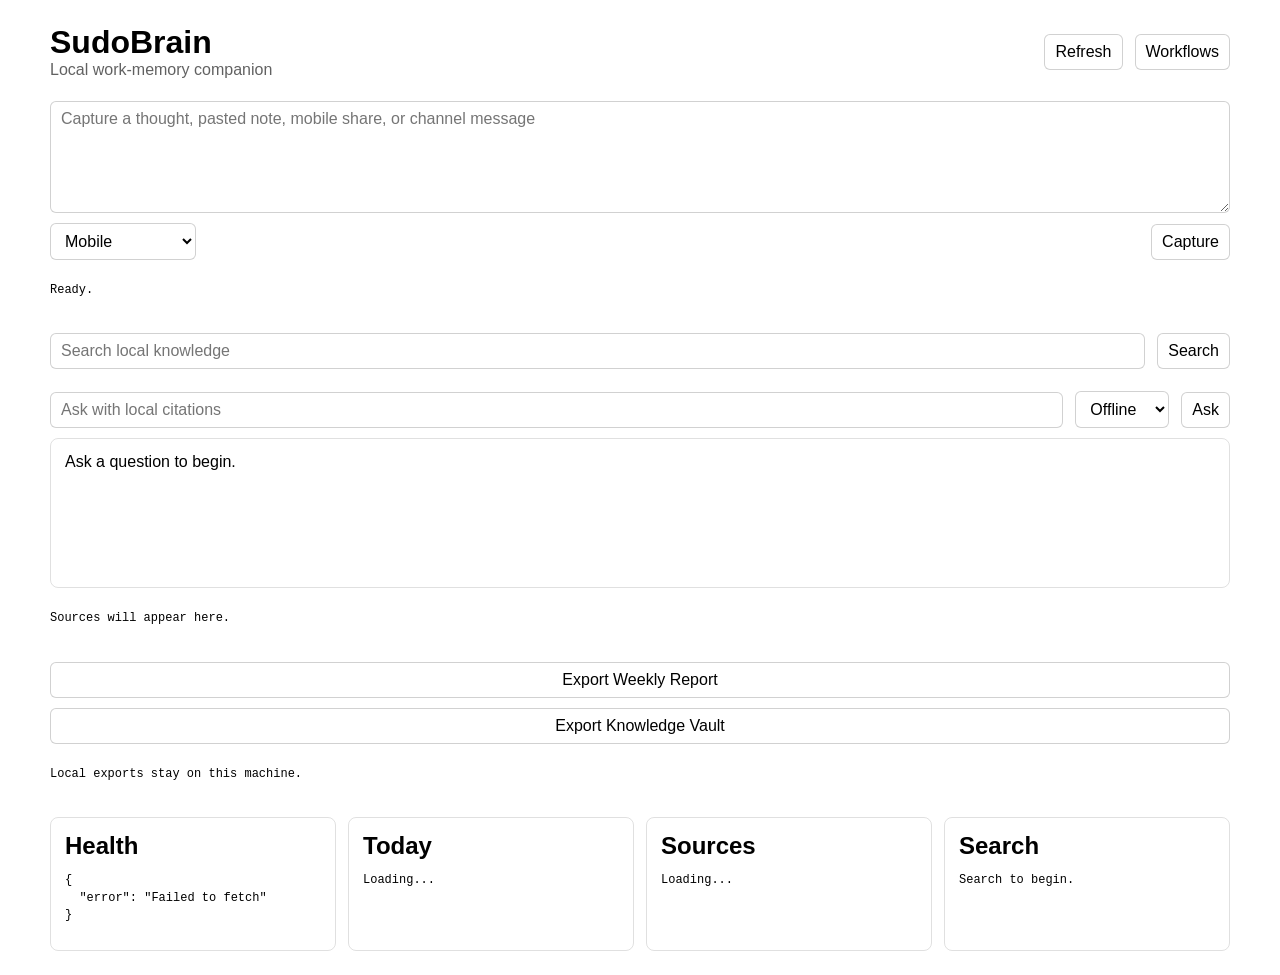
<file: web-companion/index.html>
<!doctype html>
<html lang="en">
<head>
  <meta charset="utf-8">
  <meta name="viewport" content="width=device-width, initial-scale=1">
  <title>SudoBrain Companion</title>
  <link rel="manifest" href="./manifest.webmanifest">
  <link rel="stylesheet" href="./styles.css">
</head>
<body>
  <main>
    <header>
      <div>
        <h1>SudoBrain</h1>
        <p>Local work-memory companion</p>
      </div>
      <nav>
        <button id="refresh" aria-label="Refresh">Refresh</button>
        <a href="./workflow-builder.html">Workflows</a>
      </nav>
    </header>

    <section class="quick-capture">
      <textarea id="captureText" placeholder="Capture a thought, pasted note, mobile share, or channel message"></textarea>
      <div class="row">
        <select id="captureSource" aria-label="Capture source">
          <option value="mobile">Mobile</option>
          <option value="web">Web</option>
          <option value="telegram">Telegram style</option>
          <option value="discord">Discord style</option>
        </select>
        <button id="capture">Capture</button>
      </div>
      <pre id="captureResult">Ready.</pre>
    </section>

    <section class="toolbar" aria-label="Knowledge search">
      <input id="query" placeholder="Search local knowledge">
      <button id="search">Search</button>
    </section>

    <section class="chat-panel">
      <div class="row">
        <input id="chatQuery" placeholder="Ask with local citations">
        <select id="chatMode" aria-label="Chat mode">
          <option value="offline">Offline</option>
          <option value="stream">Stream</option>
        </select>
        <button id="ask">Ask</button>
      </div>
      <div id="chatAnswer" class="answer">Ask a question to begin.</div>
      <pre id="chatSources">Sources will appear here.</pre>
    </section>

    <section class="actions">
      <button id="weeklyReport">Export Weekly Report</button>
      <button id="vaultExport">Export Knowledge Vault</button>
      <pre id="actionResult">Local exports stay on this machine.</pre>
    </section>

    <section class="grid">
      <article>
        <h2>Health</h2>
        <pre id="health">Loading...</pre>
      </article>
      <article>
        <h2>Today</h2>
        <pre id="briefing">Loading...</pre>
      </article>
      <article>
        <h2>Sources</h2>
        <pre id="sources">Loading...</pre>
      </article>
      <article>
        <h2>Search</h2>
        <pre id="results">Search to begin.</pre>
      </article>
    </section>
  </main>
  <script src="./app.js"></script>
</body>
</html>
</file>
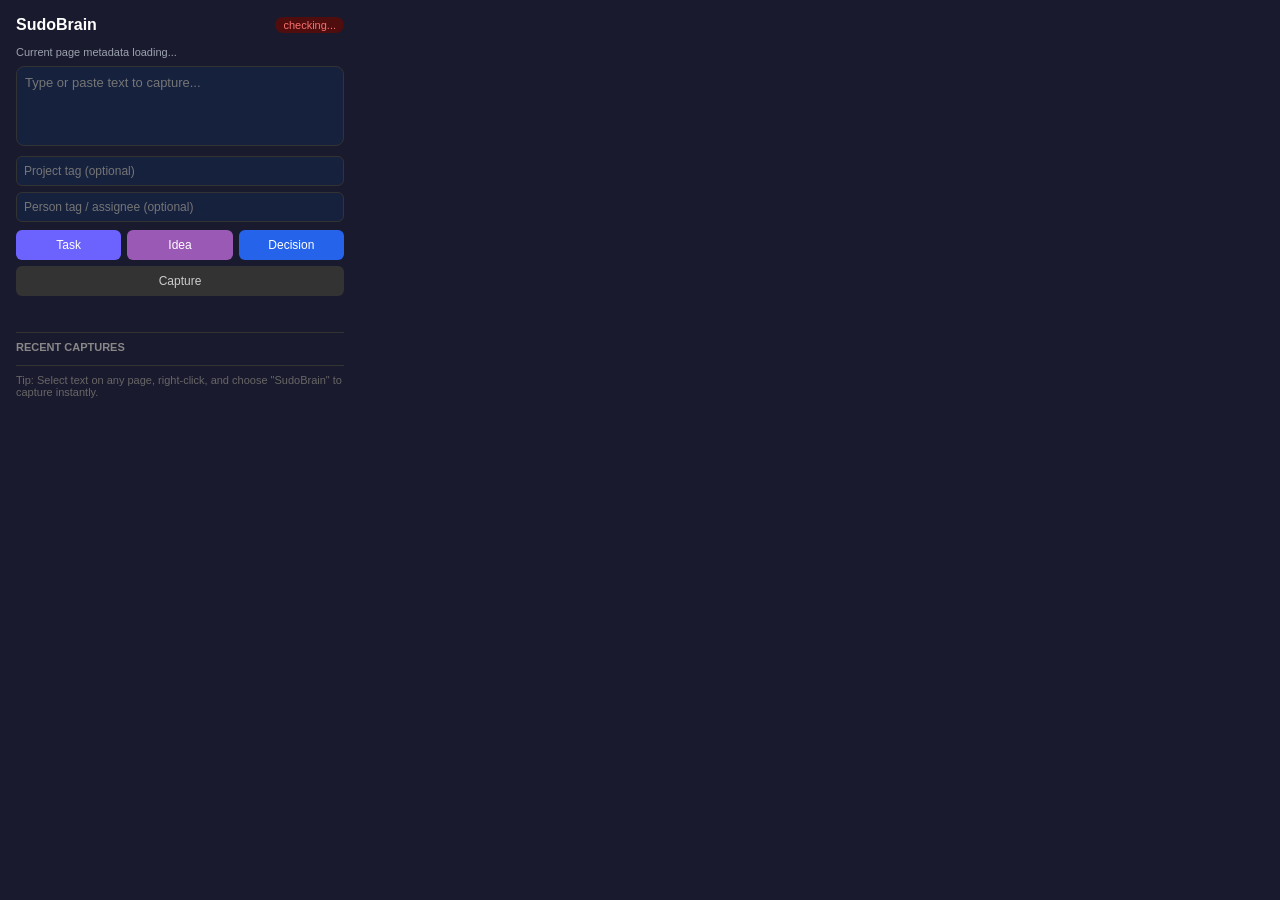
<file: browser-extension/popup.html>
<!DOCTYPE html>
<html>
<head>
  <meta charset="utf-8">
  <style>
    * { margin: 0; padding: 0; box-sizing: border-box; }
    body {
      width: 360px;
      font-family: -apple-system, BlinkMacSystemFont, 'Segoe UI', sans-serif;
      background: #1a1a2e;
      color: #e0e0e0;
      padding: 16px;
    }
    .header {
      display: flex;
      align-items: center;
      gap: 8px;
      margin-bottom: 12px;
    }
    .header h1 {
      font-size: 16px;
      font-weight: 600;
      color: #fff;
    }
    .status {
      font-size: 11px;
      padding: 2px 8px;
      border-radius: 10px;
      margin-left: auto;
    }
    .status.online { background: #0d4f2a; color: #4ade80; }
    .status.offline { background: #4f0d0d; color: #f87171; }
    .capture-area {
      margin-bottom: 12px;
    }
    textarea {
      width: 100%;
      height: 80px;
      background: #16213e;
      border: 1px solid #333;
      border-radius: 8px;
      color: #e0e0e0;
      padding: 8px;
      font-size: 13px;
      resize: none;
      font-family: inherit;
    }
    textarea:focus { outline: none; border-color: #6C63FF; }
    .buttons {
      display: flex;
      gap: 6px;
      margin-top: 8px;
      flex-wrap: wrap;
    }
    button {
      flex: 1 1 80px;
      padding: 8px;
      border: none;
      border-radius: 6px;
      font-size: 12px;
      font-weight: 500;
      cursor: pointer;
      transition: opacity 0.2s;
    }
    button:hover { opacity: 0.8; }
    .btn-task { background: #6C63FF; color: #fff; }
    .btn-idea { background: #9B59B6; color: #fff; }
    .btn-decision { background: #2563eb; color: #fff; }
    .btn-capture { background: #333; color: #ccc; }
    input {
      width: 100%;
      background: #16213e;
      border: 1px solid #333;
      border-radius: 6px;
      color: #e0e0e0;
      padding: 7px;
      font-size: 12px;
      margin-top: 6px;
    }
    .source {
      font-size: 11px;
      color: #9ca3af;
      margin-bottom: 8px;
      white-space: nowrap;
      overflow: hidden;
      text-overflow: ellipsis;
    }
    .history {
      margin-top: 12px;
      border-top: 1px solid #333;
      padding-top: 8px;
    }
    .history h2 {
      font-size: 11px;
      color: #888;
      margin-bottom: 6px;
      text-transform: uppercase;
    }
    .history-item {
      font-size: 11px;
      color: #aaa;
      padding: 4px 0;
      border-bottom: 1px solid rgba(255,255,255,0.04);
    }
    .result {
      font-size: 12px;
      color: #4ade80;
      margin-top: 8px;
      min-height: 16px;
    }
    .tip {
      font-size: 11px;
      color: #666;
      margin-top: 12px;
      border-top: 1px solid #333;
      padding-top: 8px;
    }
  </style>
</head>
<body>
  <div class="header">
    <h1>SudoBrain</h1>
    <span id="status" class="status offline">checking...</span>
  </div>

  <div class="capture-area">
    <div id="source" class="source">Current page metadata loading...</div>
    <textarea id="text" placeholder="Type or paste text to capture..."></textarea>
    <input id="project" placeholder="Project tag (optional)" />
    <input id="person" placeholder="Person tag / assignee (optional)" />
    <div class="buttons">
      <button class="btn-task" onclick="capture('todo')">Task</button>
      <button class="btn-idea" onclick="capture('idea')">Idea</button>
      <button class="btn-decision" onclick="capture('decision')">Decision</button>
      <button class="btn-capture" onclick="capture('')">Capture</button>
    </div>
    <div id="result" class="result"></div>
  </div>

  <div class="history">
    <h2>Recent captures</h2>
    <div id="history"></div>
  </div>

  <div class="tip">
    Tip: Select text on any page, right-click, and choose "SudoBrain" to capture instantly.
  </div>

  <script src="popup.js"></script>
</body>
</html>
</file>
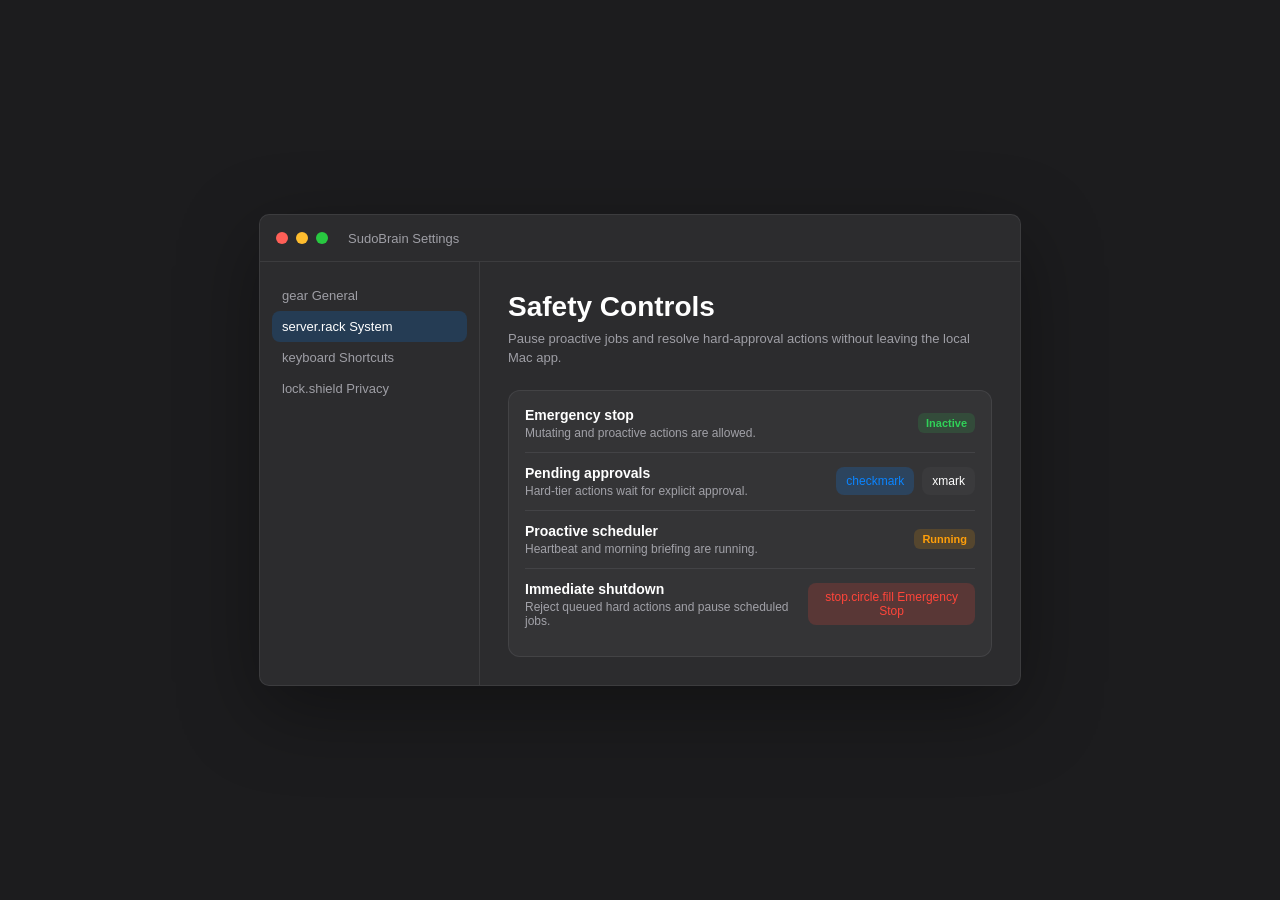
<file: mockups/guardrails-controls.html>
<!doctype html>
<html lang="en">
<head>
  <meta charset="utf-8">
  <meta name="viewport" content="width=device-width, initial-scale=1">
  <title>SudoBrain Guardrails Controls</title>
  <style>
    :root {
      color-scheme: dark;
      --bg-primary: #1C1C1E;
      --bg-secondary: #2C2C2E;
      --bg-tertiary: #3A3A3C;
      --fg-primary: #FFFFFF;
      --fg-secondary: rgba(235, 235, 245, 0.6);
      --separator: rgba(235, 235, 245, 0.08);
      --accent: #0A84FF;
      --success: #30D158;
      --warning: #FF9F0A;
      --error: #FF453A;
    }
    body {
      margin: 0;
      min-height: 100vh;
      display: grid;
      place-items: center;
      background: var(--bg-primary);
      color: var(--fg-primary);
      font-family: -apple-system, BlinkMacSystemFont, "SF Pro Display", "SF Pro Text", sans-serif;
    }
    .window {
      width: min(760px, calc(100vw - 40px));
      border-radius: 10px;
      overflow: hidden;
      background: var(--bg-secondary);
      box-shadow: 0 24px 80px rgba(0,0,0,.36);
      border: 1px solid var(--separator);
    }
    .chrome {
      height: 46px;
      display: flex;
      align-items: center;
      gap: 8px;
      padding: 0 16px;
      border-bottom: 1px solid var(--separator);
    }
    .dot { width: 12px; height: 12px; border-radius: 50%; }
    .red { background: #FF5F57; } .yellow { background: #FFBD2E; } .green { background: #28C840; }
    .title { margin-left: 12px; font-size: 13px; color: var(--fg-secondary); }
    .content { display: grid; grid-template-columns: 220px 1fr; min-height: 420px; }
    .sidebar { padding: 18px 12px; border-right: 1px solid var(--separator); }
    .nav {
      display: flex;
      align-items: center;
      gap: 9px;
      padding: 8px 10px;
      border-radius: 8px;
      color: var(--fg-secondary);
      font-size: 13px;
    }
    .nav.active { color: var(--fg-primary); background: rgba(10,132,255,.18); }
    .detail { padding: 28px; }
    h1 { margin: 0 0 6px; font-size: 28px; line-height: 1.2; }
    p { margin: 0; color: var(--fg-secondary); font-size: 13px; line-height: 1.45; }
    .panel {
      margin-top: 22px;
      padding: 16px;
      border-radius: 12px;
      background: rgba(255,255,255,.04);
      border: 1px solid var(--separator);
    }
    .row {
      display: flex;
      align-items: center;
      justify-content: space-between;
      gap: 16px;
      padding: 12px 0;
      border-top: 1px solid var(--separator);
    }
    .row:first-child { border-top: 0; padding-top: 0; }
    .label { font-size: 14px; font-weight: 600; }
    .meta { font-size: 12px; color: var(--fg-secondary); margin-top: 3px; }
    .badge {
      font-size: 11px;
      font-weight: 700;
      padding: 4px 8px;
      border-radius: 6px;
      color: var(--success);
      background: rgba(48,209,88,.14);
    }
    .badge.warn { color: var(--warning); background: rgba(255,159,10,.16); }
    .actions { display: flex; gap: 8px; }
    button {
      border: 0;
      border-radius: 8px;
      padding: 7px 10px;
      color: var(--fg-primary);
      background: var(--bg-tertiary);
      font: inherit;
      font-size: 12px;
      cursor: pointer;
    }
    button.danger { background: rgba(255,69,58,.18); color: var(--error); }
    button.primary { background: rgba(10,132,255,.2); color: var(--accent); }
  </style>
</head>
<body>
  <main class="window">
    <div class="chrome">
      <span class="dot red"></span><span class="dot yellow"></span><span class="dot green"></span>
      <span class="title">SudoBrain Settings</span>
    </div>
    <section class="content">
      <aside class="sidebar">
        <div class="nav">gear General</div>
        <div class="nav active">server.rack System</div>
        <div class="nav">keyboard Shortcuts</div>
        <div class="nav">lock.shield Privacy</div>
      </aside>
      <section class="detail">
        <h1>Safety Controls</h1>
        <p>Pause proactive jobs and resolve hard-approval actions without leaving the local Mac app.</p>
        <div class="panel">
          <div class="row">
            <div>
              <div class="label">Emergency stop</div>
              <div class="meta">Mutating and proactive actions are allowed.</div>
            </div>
            <span class="badge">Inactive</span>
          </div>
          <div class="row">
            <div>
              <div class="label">Pending approvals</div>
              <div class="meta">Hard-tier actions wait for explicit approval.</div>
            </div>
            <div class="actions"><button class="primary">checkmark</button><button>xmark</button></div>
          </div>
          <div class="row">
            <div>
              <div class="label">Proactive scheduler</div>
              <div class="meta">Heartbeat and morning briefing are running.</div>
            </div>
            <span class="badge warn">Running</span>
          </div>
          <div class="row">
            <div>
              <div class="label">Immediate shutdown</div>
              <div class="meta">Reject queued hard actions and pause scheduled jobs.</div>
            </div>
            <button class="danger">stop.circle.fill Emergency Stop</button>
          </div>
        </div>
      </section>
    </section>
  </main>
</body>
</html>
</file>
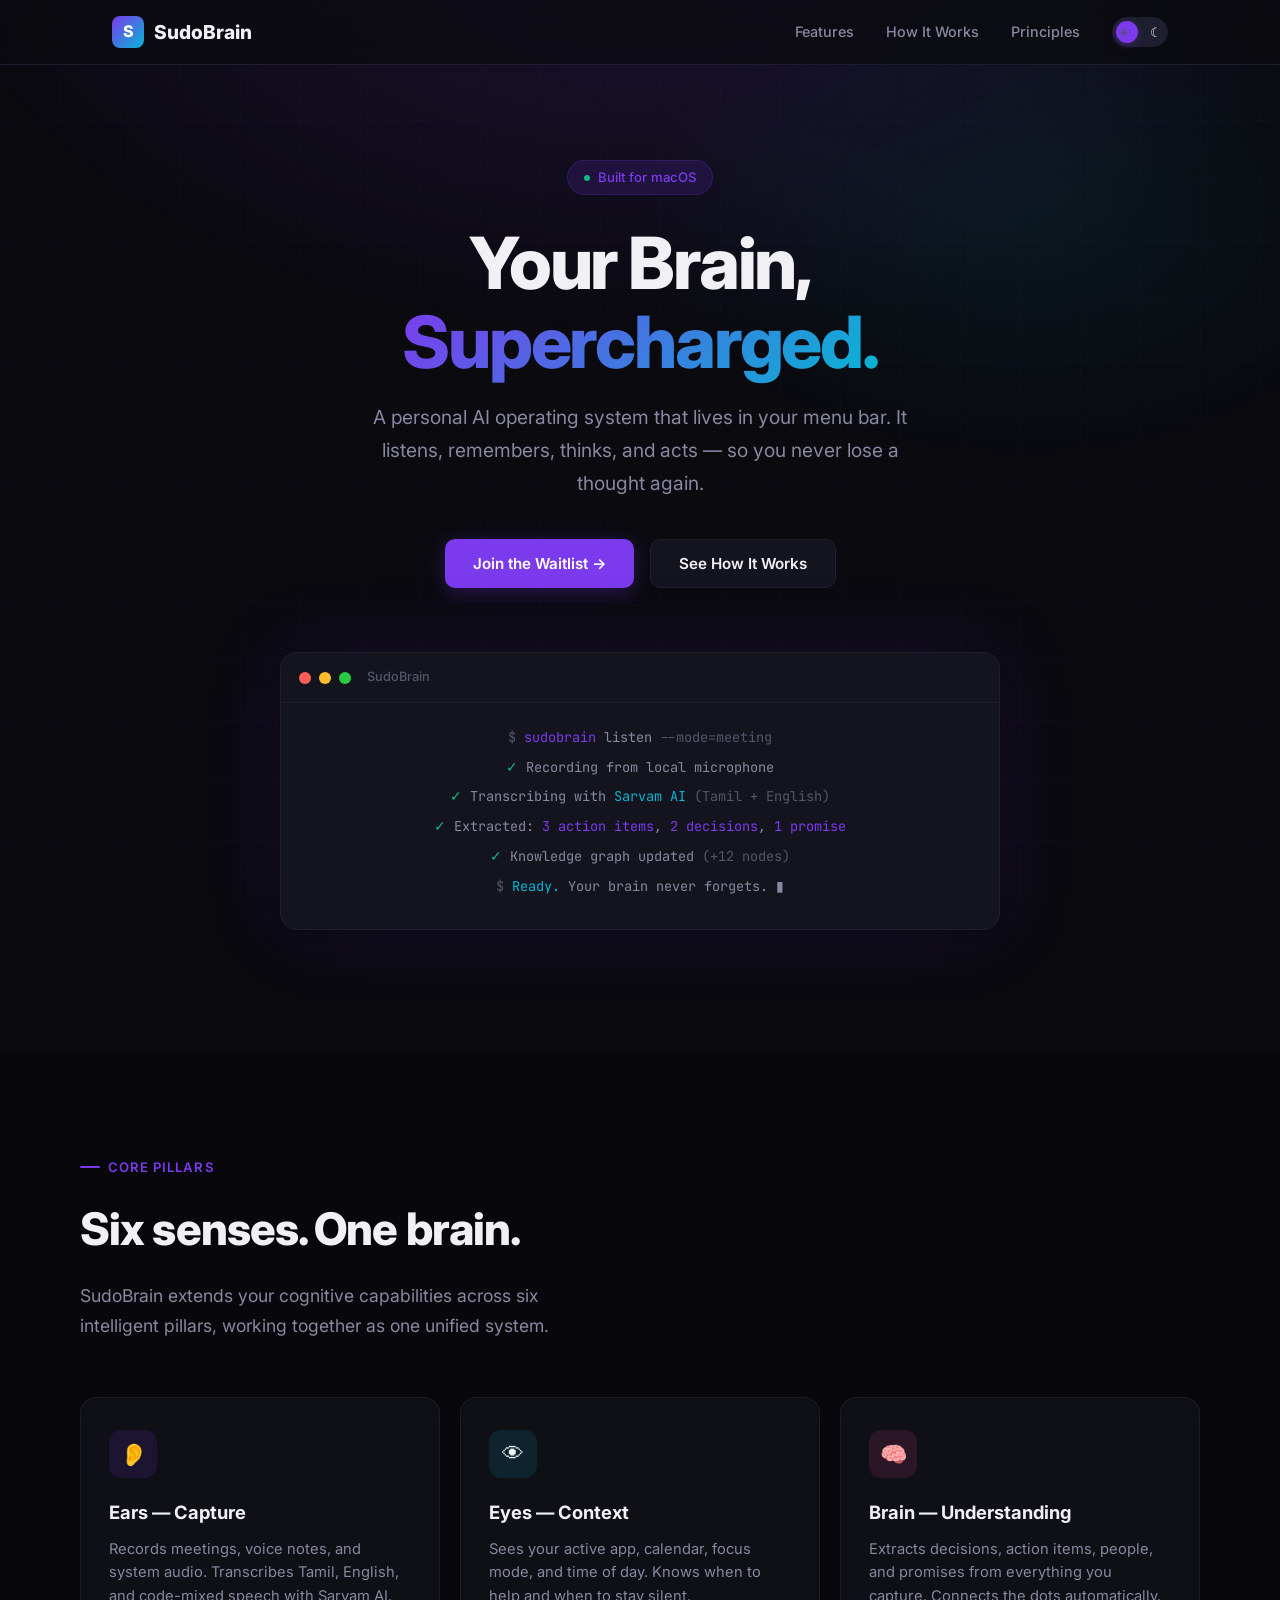
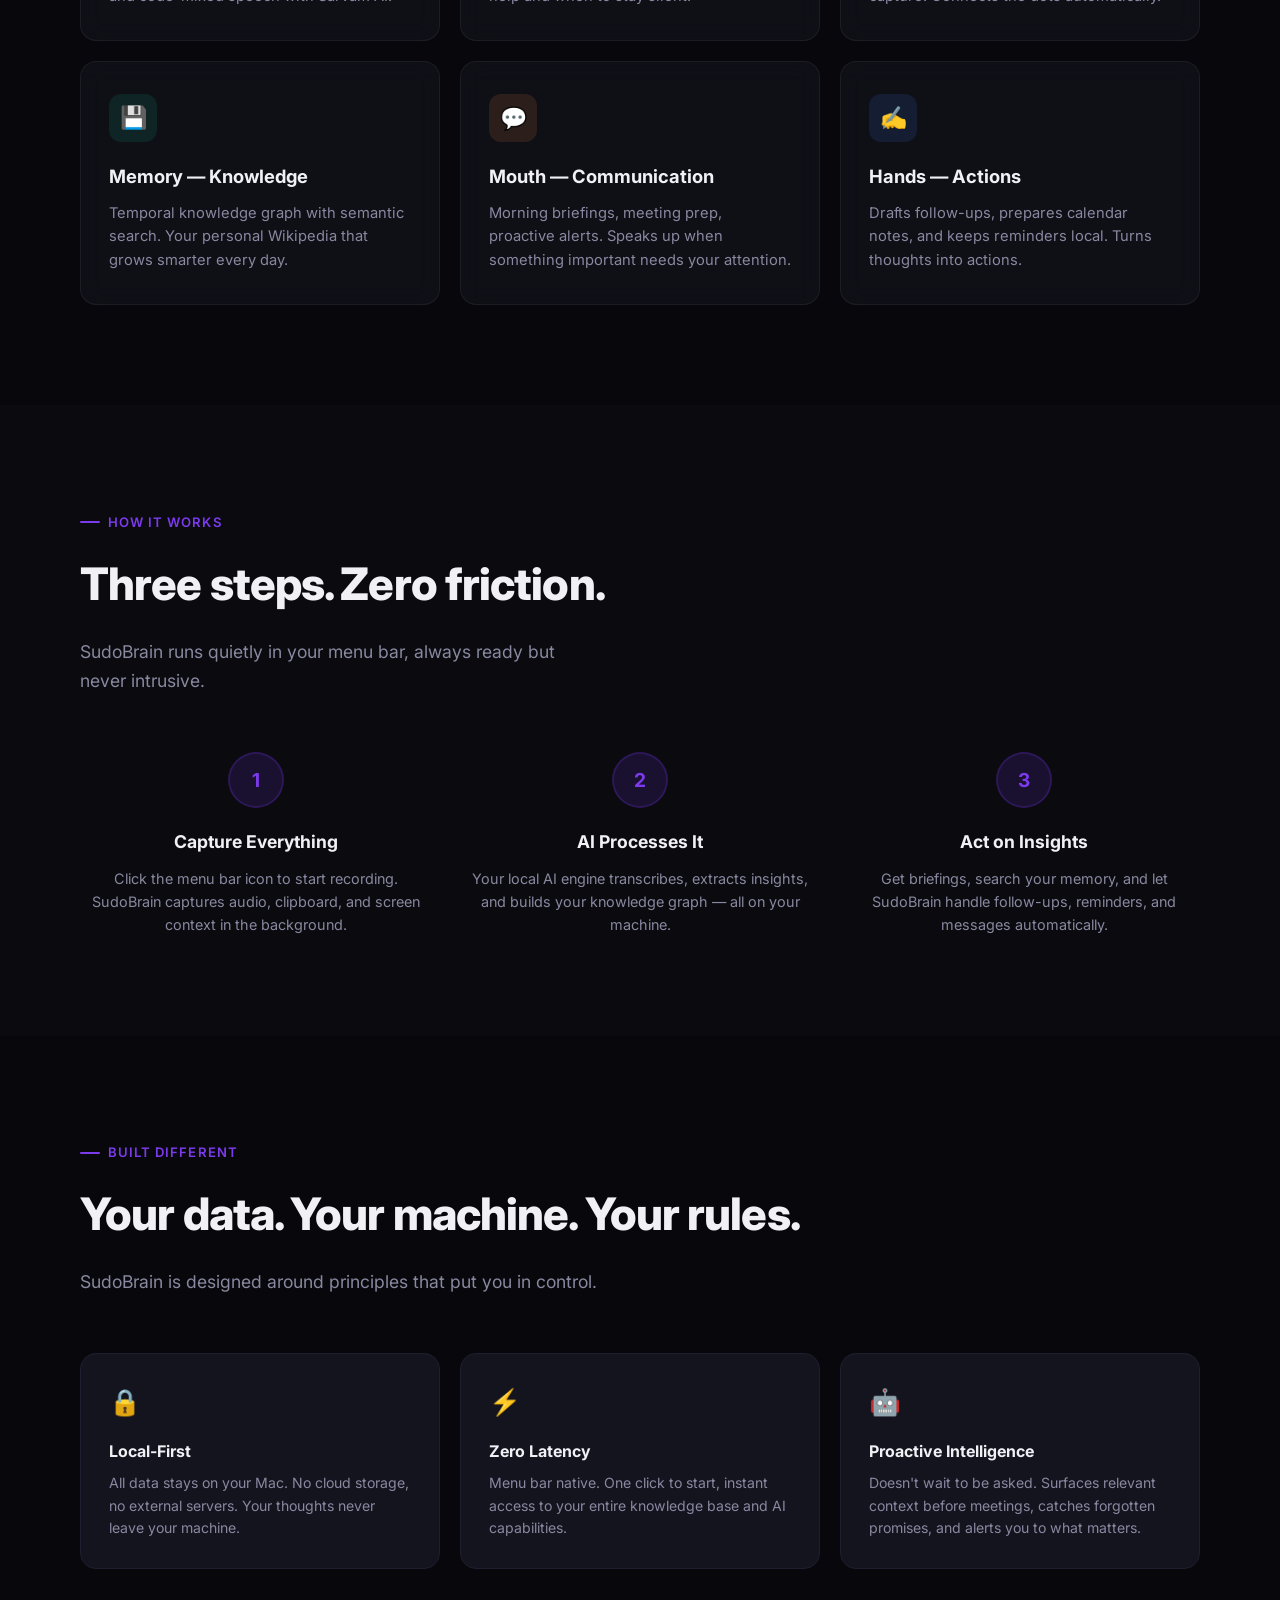
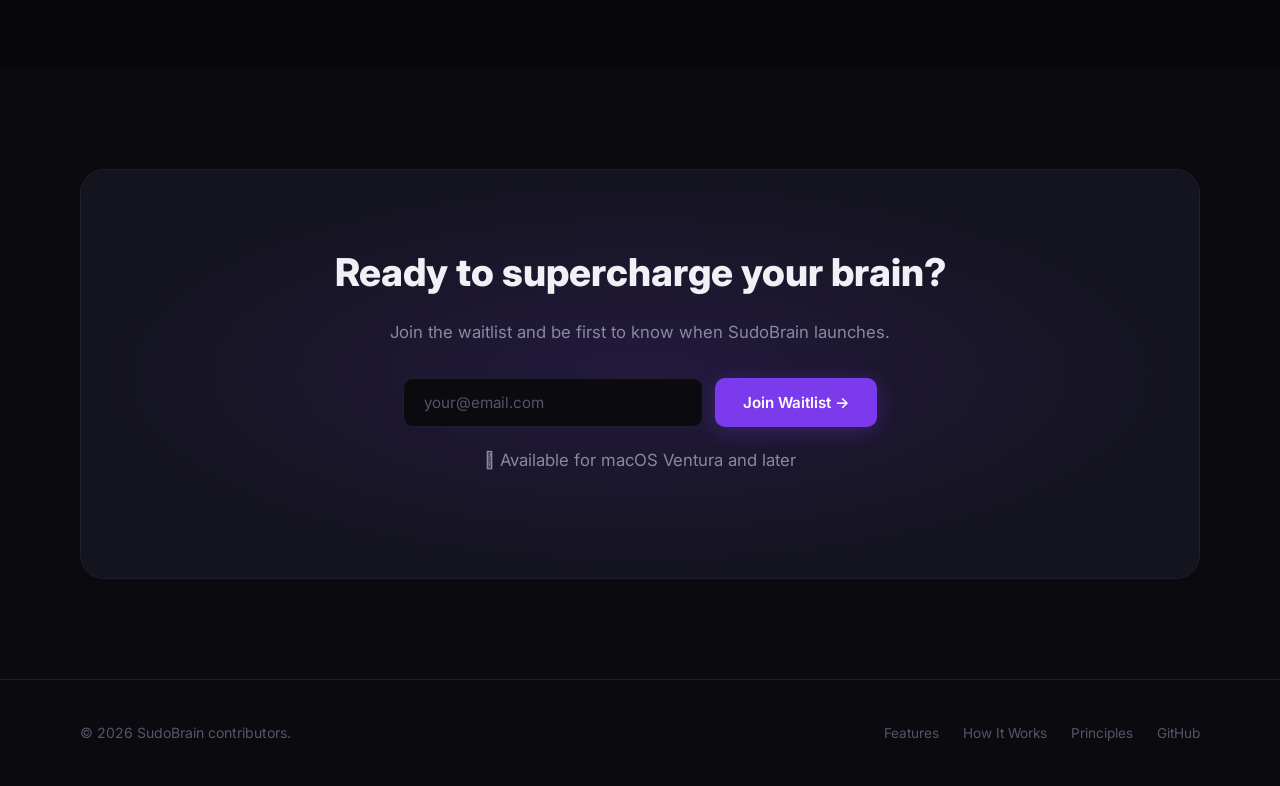
<file: mockups/website-landing.html>
<!DOCTYPE html>
<html lang="en" data-theme="dark">
<head>
  <meta charset="UTF-8" />
  <meta name="viewport" content="width=device-width, initial-scale=1.0" />
  <title>SudoBrain — Your Brain, Supercharged</title>
  <link rel="preconnect" href="https://fonts.googleapis.com" />
  <link rel="preconnect" href="https://fonts.gstatic.com" crossorigin />
  <link href="https://fonts.googleapis.com/css2?family=Inter:wght@400;500;600;700;800&family=JetBrains+Mono:wght@400;500&display=swap" rel="stylesheet" />
  <style>
    /* ───────── CSS Custom Properties: Dual Theme ───────── */
    :root {
      --font-sans: 'Inter', -apple-system, sans-serif;
      --font-mono: 'JetBrains Mono', monospace;
      --radius: 16px;
      --radius-sm: 10px;
      --transition: 0.3s cubic-bezier(0.4, 0, 0.2, 1);
      --max-w: 1120px;
    }

    /* Dark — "Neural Dark" (default) */
    [data-theme="dark"] {
      --bg: #0A0A0F;
      --bg-alt: #08080C;
      --surface: #14141F;
      --surface-hover: #1A1A28;
      --border: #1E1E2E;
      --primary: #7C3AED;
      --primary-hover: #6D28D9;
      --primary-glow: rgba(124, 58, 237, 0.15);
      --primary-glow-strong: rgba(124, 58, 237, 0.3);
      --accent: #06B6D4;
      --accent-glow: rgba(6, 182, 212, 0.12);
      --success: #10B981;
      --text-1: #F0F0F5;
      --text-2: #8888A0;
      --text-3: #55556A;
      --glass-bg: rgba(20, 20, 31, 0.6);
      --glass-border: rgba(255, 255, 255, 0.06);
      --nav-bg: rgba(10, 10, 15, 0.8);
      --grid-color: rgba(124, 58, 237, 0.04);
      --hero-gradient: radial-gradient(ellipse 80% 60% at 50% -10%, rgba(124,58,237,0.18), transparent 70%),
                        radial-gradient(ellipse 50% 40% at 80% 20%, rgba(6,182,212,0.08), transparent 60%);
      --card-shadow: 0 4px 24px rgba(0,0,0,0.3);
      --toggle-bg: #1E1E2E;
      --toggle-icon-active: #F0F0F5;
      --toggle-icon-inactive: #55556A;
    }

    /* Light — "Clarity Light" */
    [data-theme="light"] {
      --bg: #FAFAFE;
      --bg-alt: #F5F5FC;
      --surface: #F0F0F8;
      --surface-hover: #E8E8F2;
      --border: #E2E2F0;
      --primary: #6D28D9;
      --primary-hover: #5B21B6;
      --primary-glow: rgba(109, 40, 217, 0.08);
      --primary-glow-strong: rgba(109, 40, 217, 0.15);
      --accent: #0891B2;
      --accent-glow: rgba(8, 145, 178, 0.06);
      --success: #059669;
      --text-1: #1A1A2E;
      --text-2: #64648A;
      --text-3: #9999B0;
      --glass-bg: rgba(240, 240, 248, 0.7);
      --glass-border: rgba(0, 0, 0, 0.06);
      --nav-bg: rgba(250, 250, 254, 0.85);
      --grid-color: rgba(109, 40, 217, 0.03);
      --hero-gradient: radial-gradient(ellipse 80% 60% at 50% -10%, rgba(109,40,217,0.08), transparent 70%),
                        radial-gradient(ellipse 50% 40% at 80% 20%, rgba(8,145,178,0.05), transparent 60%);
      --card-shadow: 0 4px 24px rgba(0,0,0,0.06);
      --toggle-bg: #E2E2F0;
      --toggle-icon-active: #1A1A2E;
      --toggle-icon-inactive: #9999B0;
    }

    /* ───────── Reset & Base ───────── */
    *, *::before, *::after { margin: 0; padding: 0; box-sizing: border-box; }

    html { scroll-behavior: smooth; }

    body {
      font-family: var(--font-sans);
      background: var(--bg);
      color: var(--text-1);
      line-height: 1.6;
      transition: background var(--transition), color var(--transition);
      overflow-x: hidden;
    }

    a { color: var(--primary); text-decoration: none; }

    /* ───────── Background Grid ───────── */
    body::before {
      content: '';
      position: fixed;
      inset: 0;
      background-image:
        linear-gradient(var(--grid-color) 1px, transparent 1px),
        linear-gradient(90deg, var(--grid-color) 1px, transparent 1px);
      background-size: 60px 60px;
      pointer-events: none;
      z-index: 0;
      transition: background-image var(--transition);
    }

    /* ───────── Navigation ───────── */
    nav {
      position: fixed;
      top: 0;
      left: 0;
      right: 0;
      z-index: 100;
      background: var(--nav-bg);
      backdrop-filter: blur(20px);
      -webkit-backdrop-filter: blur(20px);
      border-bottom: 1px solid var(--border);
      transition: background var(--transition), border-color var(--transition);
    }

    .nav-inner {
      max-width: var(--max-w);
      margin: 0 auto;
      padding: 0 32px;
      height: 64px;
      display: flex;
      align-items: center;
      justify-content: space-between;
    }

    .logo {
      display: flex;
      align-items: center;
      gap: 10px;
      font-weight: 800;
      font-size: 1.2rem;
      color: var(--text-1);
    }

    .logo-icon {
      width: 32px;
      height: 32px;
      background: linear-gradient(135deg, var(--primary), var(--accent));
      border-radius: 8px;
      display: flex;
      align-items: center;
      justify-content: center;
      font-size: 16px;
      color: #fff;
    }

    .nav-links {
      display: flex;
      align-items: center;
      gap: 32px;
      list-style: none;
    }

    .nav-links a {
      color: var(--text-2);
      font-size: 0.9rem;
      font-weight: 500;
      transition: color var(--transition);
    }

    .nav-links a:hover { color: var(--text-1); }

    /* ───────── Theme Toggle ───────── */
    .theme-toggle {
      width: 56px;
      height: 30px;
      background: var(--toggle-bg);
      border-radius: 15px;
      border: 1px solid var(--border);
      cursor: pointer;
      position: relative;
      transition: background var(--transition), border-color var(--transition);
      display: flex;
      align-items: center;
      padding: 0 5px;
      justify-content: space-between;
    }

    .theme-toggle .icon {
      font-size: 13px;
      z-index: 1;
      transition: color var(--transition);
    }

    [data-theme="dark"] .theme-toggle .icon-sun { color: var(--toggle-icon-inactive); }
    [data-theme="dark"] .theme-toggle .icon-moon { color: var(--toggle-icon-active); }
    [data-theme="light"] .theme-toggle .icon-sun { color: var(--toggle-icon-active); }
    [data-theme="light"] .theme-toggle .icon-moon { color: var(--toggle-icon-inactive); }

    .theme-toggle .slider {
      position: absolute;
      width: 22px;
      height: 22px;
      background: var(--primary);
      border-radius: 50%;
      top: 3px;
      left: 3px;
      transition: transform var(--transition), background var(--transition);
      box-shadow: 0 2px 8px rgba(124, 58, 237, 0.3);
    }

    [data-theme="light"] .theme-toggle .slider {
      transform: translateX(26px);
    }

    /* ───────── Sections ───────── */
    section {
      position: relative;
      z-index: 1;
      padding: 100px 32px;
    }

    .container {
      max-width: var(--max-w);
      margin: 0 auto;
    }

    /* ───────── Hero ───────── */
    .hero {
      padding-top: 160px;
      padding-bottom: 120px;
      text-align: center;
      background: var(--hero-gradient);
    }

    .hero-badge {
      display: inline-flex;
      align-items: center;
      gap: 8px;
      padding: 6px 16px;
      background: var(--primary-glow);
      border: 1px solid rgba(124, 58, 237, 0.2);
      border-radius: 999px;
      font-size: 0.82rem;
      font-weight: 500;
      color: var(--primary);
      margin-bottom: 28px;
    }

    .hero-badge .dot {
      width: 6px;
      height: 6px;
      background: var(--success);
      border-radius: 50%;
      animation: pulse 2s infinite;
    }

    @keyframes pulse {
      0%, 100% { opacity: 1; }
      50% { opacity: 0.4; }
    }

    .hero h1 {
      font-size: clamp(2.8rem, 6vw, 4.5rem);
      font-weight: 800;
      line-height: 1.1;
      letter-spacing: -0.03em;
      margin-bottom: 20px;
    }

    .hero h1 .gradient-text {
      background: linear-gradient(135deg, var(--primary), var(--accent));
      -webkit-background-clip: text;
      -webkit-text-fill-color: transparent;
      background-clip: text;
    }

    .hero p {
      font-size: 1.2rem;
      color: var(--text-2);
      max-width: 560px;
      margin: 0 auto 40px;
      line-height: 1.7;
    }

    .hero-buttons {
      display: flex;
      gap: 16px;
      justify-content: center;
      flex-wrap: wrap;
    }

    .btn {
      display: inline-flex;
      align-items: center;
      gap: 8px;
      padding: 14px 28px;
      border-radius: var(--radius-sm);
      font-size: 0.95rem;
      font-weight: 600;
      font-family: var(--font-sans);
      cursor: pointer;
      transition: all var(--transition);
      border: none;
    }

    .btn-primary {
      background: var(--primary);
      color: #fff;
      box-shadow: 0 4px 20px var(--primary-glow-strong);
    }

    .btn-primary:hover {
      background: var(--primary-hover);
      transform: translateY(-2px);
      box-shadow: 0 8px 30px var(--primary-glow-strong);
    }

    .btn-secondary {
      background: var(--surface);
      color: var(--text-1);
      border: 1px solid var(--border);
    }

    .btn-secondary:hover {
      background: var(--surface-hover);
      transform: translateY(-2px);
    }

    /* ───────── App Preview ───────── */
    .app-preview {
      margin-top: 64px;
      position: relative;
    }

    .app-window {
      max-width: 720px;
      margin: 0 auto;
      background: var(--surface);
      border: 1px solid var(--border);
      border-radius: var(--radius);
      overflow: hidden;
      box-shadow: var(--card-shadow), 0 0 80px var(--primary-glow);
      transition: background var(--transition), border-color var(--transition), box-shadow var(--transition);
    }

    .app-titlebar {
      display: flex;
      align-items: center;
      gap: 8px;
      padding: 14px 18px;
      border-bottom: 1px solid var(--border);
    }

    .app-titlebar .dot-r { width: 12px; height: 12px; border-radius: 50%; background: #FF5F57; }
    .app-titlebar .dot-y { width: 12px; height: 12px; border-radius: 50%; background: #FFBD2E; }
    .app-titlebar .dot-g { width: 12px; height: 12px; border-radius: 50%; background: #28CA41; }
    .app-titlebar span { margin-left: 8px; font-size: 0.8rem; color: var(--text-3); font-weight: 500; }

    .app-body {
      padding: 24px;
      font-family: var(--font-mono);
      font-size: 0.85rem;
      color: var(--text-2);
      min-height: 200px;
    }

    .app-body .line {
      margin-bottom: 8px;
      opacity: 0;
      animation: typeLine 0.4s forwards;
    }

    .app-body .line:nth-child(1) { animation-delay: 0.3s; }
    .app-body .line:nth-child(2) { animation-delay: 0.8s; }
    .app-body .line:nth-child(3) { animation-delay: 1.3s; }
    .app-body .line:nth-child(4) { animation-delay: 1.8s; }
    .app-body .line:nth-child(5) { animation-delay: 2.3s; }
    .app-body .line:nth-child(6) { animation-delay: 2.8s; }

    @keyframes typeLine {
      from { opacity: 0; transform: translateY(6px); }
      to { opacity: 1; transform: translateY(0); }
    }

    .app-body .highlight { color: var(--primary); }
    .app-body .accent { color: var(--accent); }
    .app-body .green { color: var(--success); }
    .app-body .dim { color: var(--text-3); }

    /* ───────── Section Headers ───────── */
    .section-label {
      display: inline-flex;
      align-items: center;
      gap: 8px;
      font-size: 0.82rem;
      font-weight: 600;
      text-transform: uppercase;
      letter-spacing: 0.08em;
      color: var(--primary);
      margin-bottom: 16px;
    }

    .section-label::before {
      content: '';
      width: 20px;
      height: 2px;
      background: var(--primary);
      border-radius: 1px;
    }

    .section-title {
      font-size: clamp(2rem, 4vw, 2.8rem);
      font-weight: 800;
      letter-spacing: -0.02em;
      margin-bottom: 16px;
    }

    .section-desc {
      font-size: 1.1rem;
      color: var(--text-2);
      max-width: 520px;
      line-height: 1.7;
    }

    /* ───────── Pillars / Features ───────── */
    .pillars {
      background: var(--bg-alt);
    }

    .pillars-grid {
      display: grid;
      grid-template-columns: repeat(3, 1fr);
      gap: 20px;
      margin-top: 56px;
    }

    .pillar-card {
      background: var(--glass-bg);
      backdrop-filter: blur(12px);
      -webkit-backdrop-filter: blur(12px);
      border: 1px solid var(--glass-border);
      border-radius: var(--radius);
      padding: 32px 28px;
      transition: all var(--transition);
      cursor: default;
    }

    .pillar-card:hover {
      background: var(--surface-hover);
      border-color: var(--border);
      transform: translateY(-4px);
      box-shadow: var(--card-shadow);
    }

    .pillar-icon {
      width: 48px;
      height: 48px;
      border-radius: 12px;
      display: flex;
      align-items: center;
      justify-content: center;
      font-size: 22px;
      margin-bottom: 20px;
    }

    .pillar-icon.ears { background: rgba(124, 58, 237, 0.12); }
    .pillar-icon.eyes { background: rgba(6, 182, 212, 0.12); }
    .pillar-icon.brain { background: rgba(236, 72, 153, 0.12); }
    .pillar-icon.memory { background: rgba(16, 185, 129, 0.12); }
    .pillar-icon.mouth { background: rgba(251, 146, 60, 0.12); }
    .pillar-icon.hands { background: rgba(59, 130, 246, 0.12); }

    .pillar-card h3 {
      font-size: 1.15rem;
      font-weight: 700;
      margin-bottom: 10px;
    }

    .pillar-card p {
      font-size: 0.92rem;
      color: var(--text-2);
      line-height: 1.6;
    }

    /* ───────── How It Works ───────── */
    .how-it-works-steps {
      display: grid;
      grid-template-columns: repeat(3, 1fr);
      gap: 32px;
      margin-top: 56px;
    }

    .step {
      text-align: center;
      position: relative;
    }

    .step-number {
      width: 56px;
      height: 56px;
      margin: 0 auto 20px;
      background: var(--primary-glow);
      border: 2px solid rgba(124, 58, 237, 0.2);
      border-radius: 50%;
      display: flex;
      align-items: center;
      justify-content: center;
      font-size: 1.2rem;
      font-weight: 700;
      color: var(--primary);
    }

    .step h3 {
      font-size: 1.1rem;
      font-weight: 700;
      margin-bottom: 10px;
    }

    .step p {
      font-size: 0.9rem;
      color: var(--text-2);
      line-height: 1.6;
    }

    .step-connector {
      display: none;
    }

    /* ───────── Principles ───────── */
    .principles {
      background: var(--bg-alt);
    }

    .principles-grid {
      display: grid;
      grid-template-columns: repeat(3, 1fr);
      gap: 20px;
      margin-top: 56px;
    }

    .principle {
      padding: 28px;
      border-radius: var(--radius);
      border: 1px solid var(--border);
      background: var(--surface);
      transition: all var(--transition);
    }

    .principle:hover {
      border-color: var(--primary);
      box-shadow: 0 0 24px var(--primary-glow);
    }

    .principle-icon {
      font-size: 1.6rem;
      margin-bottom: 16px;
    }

    .principle h3 {
      font-size: 1rem;
      font-weight: 700;
      margin-bottom: 8px;
    }

    .principle p {
      font-size: 0.88rem;
      color: var(--text-2);
      line-height: 1.6;
    }

    /* ───────── CTA ───────── */
    .cta {
      text-align: center;
    }

    .cta-box {
      background: var(--surface);
      border: 1px solid var(--border);
      border-radius: 24px;
      padding: 72px 48px;
      position: relative;
      overflow: hidden;
      transition: background var(--transition), border-color var(--transition);
    }

    .cta-box::before {
      content: '';
      position: absolute;
      inset: 0;
      background: radial-gradient(ellipse at center, var(--primary-glow), transparent 70%);
      pointer-events: none;
    }

    .cta-box h2 {
      font-size: clamp(1.8rem, 3vw, 2.4rem);
      font-weight: 800;
      margin-bottom: 16px;
      position: relative;
    }

    .cta-box p {
      color: var(--text-2);
      font-size: 1.05rem;
      margin-bottom: 32px;
      position: relative;
    }

    .cta-form {
      display: flex;
      gap: 12px;
      justify-content: center;
      flex-wrap: wrap;
      position: relative;
    }

    .cta-form input {
      padding: 14px 20px;
      border-radius: var(--radius-sm);
      border: 1px solid var(--border);
      background: var(--bg);
      color: var(--text-1);
      font-size: 0.95rem;
      font-family: var(--font-sans);
      width: 300px;
      outline: none;
      transition: border-color var(--transition), background var(--transition);
    }

    .cta-form input:focus {
      border-color: var(--primary);
    }

    .cta-form input::placeholder {
      color: var(--text-3);
    }

    .cta-platform {
      margin-top: 20px;
      font-size: 0.85rem;
      color: var(--text-3);
      position: relative;
    }

    /* ───────── Footer ───────── */
    footer {
      position: relative;
      z-index: 1;
      border-top: 1px solid var(--border);
      padding: 40px 32px;
      transition: border-color var(--transition);
    }

    .footer-inner {
      max-width: var(--max-w);
      margin: 0 auto;
      display: flex;
      justify-content: space-between;
      align-items: center;
    }

    .footer-left {
      font-size: 0.88rem;
      color: var(--text-3);
    }

    .footer-links {
      display: flex;
      gap: 24px;
      list-style: none;
    }

    .footer-links a {
      font-size: 0.85rem;
      color: var(--text-3);
      transition: color var(--transition);
    }

    .footer-links a:hover { color: var(--text-1); }

    /* ───────── Responsive ───────── */
    @media (max-width: 768px) {
      .pillars-grid,
      .how-it-works-steps,
      .principles-grid {
        grid-template-columns: 1fr;
      }

      .nav-links { display: none; }
      .hero { padding-top: 120px; padding-bottom: 80px; }
      section { padding: 64px 20px; }
      .cta-box { padding: 48px 24px; }
      .cta-form input { width: 100%; }
      .footer-inner { flex-direction: column; gap: 16px; text-align: center; }
    }

    @media (min-width: 769px) and (max-width: 1024px) {
      .pillars-grid { grid-template-columns: repeat(2, 1fr); }
    }

    /* ───────── Scroll Animations ───────── */
    .fade-up {
      opacity: 0;
      transform: translateY(24px);
      transition: opacity 0.6s ease, transform 0.6s ease;
    }

    .fade-up.visible {
      opacity: 1;
      transform: translateY(0);
    }
  </style>
</head>
<body>

  <!-- ═══════ Navigation ═══════ -->
  <nav>
    <div class="nav-inner">
      <div class="logo">
        <div class="logo-icon">S</div>
        SudoBrain
      </div>
      <ul class="nav-links">
        <li><a href="#features">Features</a></li>
        <li><a href="#how-it-works">How It Works</a></li>
        <li><a href="#principles">Principles</a></li>
        <li>
          <button class="theme-toggle" onclick="toggleTheme()" aria-label="Toggle theme">
            <span class="icon icon-sun">&#9728;</span>
            <span class="icon icon-moon">&#9790;</span>
            <div class="slider"></div>
          </button>
        </li>
      </ul>
    </div>
  </nav>

  <!-- ═══════ Hero ═══════ -->
  <section class="hero">
    <div class="container">
      <div class="hero-badge">
        <span class="dot"></span>
        Built for macOS
      </div>
      <h1>
        Your Brain,<br />
        <span class="gradient-text">Supercharged.</span>
      </h1>
      <p>
        A personal AI operating system that lives in your menu bar.
        It listens, remembers, thinks, and acts — so you never lose a thought again.
      </p>
      <div class="hero-buttons">
        <button class="btn btn-primary">
          Join the Waitlist &rarr;
        </button>
        <button class="btn btn-secondary">
          See How It Works
        </button>
      </div>

      <!-- App Preview -->
      <div class="app-preview">
        <div class="app-window">
          <div class="app-titlebar">
            <div class="dot-r"></div>
            <div class="dot-y"></div>
            <div class="dot-g"></div>
            <span>SudoBrain</span>
          </div>
          <div class="app-body">
            <div class="line"><span class="dim">$</span> <span class="highlight">sudobrain</span> listen <span class="dim">--mode=meeting</span></div>
            <div class="line"><span class="green">&#10003;</span> Recording from local microphone</div>
            <div class="line"><span class="green">&#10003;</span> Transcribing with <span class="accent">Sarvam AI</span> <span class="dim">(Tamil + English)</span></div>
            <div class="line"><span class="green">&#10003;</span> Extracted: <span class="highlight">3 action items</span>, <span class="highlight">2 decisions</span>, <span class="highlight">1 promise</span></div>
            <div class="line"><span class="green">&#10003;</span> Knowledge graph updated <span class="dim">(+12 nodes)</span></div>
            <div class="line"><span class="dim">$</span> <span class="accent">Ready.</span> Your brain never forgets. <span class="blink">&#9646;</span></div>
          </div>
        </div>
      </div>
    </div>
  </section>

  <!-- ═══════ Features / Pillars ═══════ -->
  <section class="pillars" id="features">
    <div class="container">
      <div class="section-label">Core Pillars</div>
      <h2 class="section-title">Six senses. One brain.</h2>
      <p class="section-desc">
        SudoBrain extends your cognitive capabilities across six intelligent pillars, working together as one unified system.
      </p>

      <div class="pillars-grid">
        <div class="pillar-card fade-up">
          <div class="pillar-icon ears">&#128066;</div>
          <h3>Ears — Capture</h3>
          <p>Records meetings, voice notes, and system audio. Transcribes Tamil, English, and code-mixed speech with Sarvam AI.</p>
        </div>
        <div class="pillar-card fade-up">
          <div class="pillar-icon eyes">&#128065;</div>
          <h3>Eyes — Context</h3>
          <p>Sees your active app, calendar, focus mode, and time of day. Knows when to help and when to stay silent.</p>
        </div>
        <div class="pillar-card fade-up">
          <div class="pillar-icon brain">&#129504;</div>
          <h3>Brain — Understanding</h3>
          <p>Extracts decisions, action items, people, and promises from everything you capture. Connects the dots automatically.</p>
        </div>
        <div class="pillar-card fade-up">
          <div class="pillar-icon memory">&#128190;</div>
          <h3>Memory — Knowledge</h3>
          <p>Temporal knowledge graph with semantic search. Your personal Wikipedia that grows smarter every day.</p>
        </div>
        <div class="pillar-card fade-up">
          <div class="pillar-icon mouth">&#128172;</div>
          <h3>Mouth — Communication</h3>
          <p>Morning briefings, meeting prep, proactive alerts. Speaks up when something important needs your attention.</p>
        </div>
        <div class="pillar-card fade-up">
          <div class="pillar-icon hands">&#9997;&#65039;</div>
          <h3>Hands — Actions</h3>
          <p>Drafts follow-ups, prepares calendar notes, and keeps reminders local. Turns thoughts into actions.</p>
        </div>
      </div>
    </div>
  </section>

  <!-- ═══════ How It Works ═══════ -->
  <section class="how-it-works" id="how-it-works">
    <div class="container">
      <div class="section-label">How It Works</div>
      <h2 class="section-title">Three steps. Zero friction.</h2>
      <p class="section-desc">
        SudoBrain runs quietly in your menu bar, always ready but never intrusive.
      </p>

      <div class="how-it-works-steps">
        <div class="step fade-up">
          <div class="step-number">1</div>
          <h3>Capture Everything</h3>
          <p>Click the menu bar icon to start recording. SudoBrain captures audio, clipboard, and screen context in the background.</p>
        </div>
        <div class="step fade-up">
          <div class="step-number">2</div>
          <h3>AI Processes It</h3>
          <p>Your local AI engine transcribes, extracts insights, and builds your knowledge graph — all on your machine.</p>
        </div>
        <div class="step fade-up">
          <div class="step-number">3</div>
          <h3>Act on Insights</h3>
          <p>Get briefings, search your memory, and let SudoBrain handle follow-ups, reminders, and messages automatically.</p>
        </div>
      </div>
    </div>
  </section>

  <!-- ═══════ Principles ═══════ -->
  <section class="principles" id="principles">
    <div class="container">
      <div class="section-label">Built Different</div>
      <h2 class="section-title">Your data. Your machine. Your rules.</h2>
      <p class="section-desc">
        SudoBrain is designed around principles that put you in control.
      </p>

      <div class="principles-grid">
        <div class="principle fade-up">
          <div class="principle-icon">&#128274;</div>
          <h3>Local-First</h3>
          <p>All data stays on your Mac. No cloud storage, no external servers. Your thoughts never leave your machine.</p>
        </div>
        <div class="principle fade-up">
          <div class="principle-icon">&#9889;</div>
          <h3>Zero Latency</h3>
          <p>Menu bar native. One click to start, instant access to your entire knowledge base and AI capabilities.</p>
        </div>
        <div class="principle fade-up">
          <div class="principle-icon">&#129302;</div>
          <h3>Proactive Intelligence</h3>
          <p>Doesn't wait to be asked. Surfaces relevant context before meetings, catches forgotten promises, and alerts you to what matters.</p>
        </div>
      </div>
    </div>
  </section>

  <!-- ═══════ CTA ═══════ -->
  <section class="cta" id="waitlist">
    <div class="container">
      <div class="cta-box">
        <h2>Ready to supercharge your brain?</h2>
        <p>Join the waitlist and be first to know when SudoBrain launches.</p>
        <div class="cta-form">
          <input type="email" placeholder="your@email.com" />
          <button class="btn btn-primary">Join Waitlist &rarr;</button>
        </div>
        <p class="cta-platform">&#63743; Available for macOS Ventura and later</p>
      </div>
    </div>
  </section>

  <!-- ═══════ Footer ═══════ -->
  <footer>
    <div class="footer-inner">
      <div class="footer-left">&copy; 2026 SudoBrain contributors.</div>
      <ul class="footer-links">
        <li><a href="#features">Features</a></li>
        <li><a href="#how-it-works">How It Works</a></li>
        <li><a href="#principles">Principles</a></li>
        <li><a href="https://github.com" target="_blank">GitHub</a></li>
      </ul>
    </div>
  </footer>

  <!-- ═══════ Scripts ═══════ -->
  <script>
    // Theme toggle
    function toggleTheme() {
      const html = document.documentElement;
      const current = html.getAttribute('data-theme');
      const next = current === 'dark' ? 'light' : 'dark';
      html.setAttribute('data-theme', next);
      localStorage.setItem('sudobrain-theme', next);
    }

    // Restore saved theme
    const saved = localStorage.getItem('sudobrain-theme');
    if (saved) document.documentElement.setAttribute('data-theme', saved);

    // Scroll animations
    const observer = new IntersectionObserver(
      (entries) => {
        entries.forEach((entry) => {
          if (entry.isIntersecting) {
            entry.target.classList.add('visible');
          }
        });
      },
      { threshold: 0.15, rootMargin: '0px 0px -40px 0px' }
    );

    document.querySelectorAll('.fade-up').forEach((el) => observer.observe(el));
  </script>

</body>
</html>
</file>
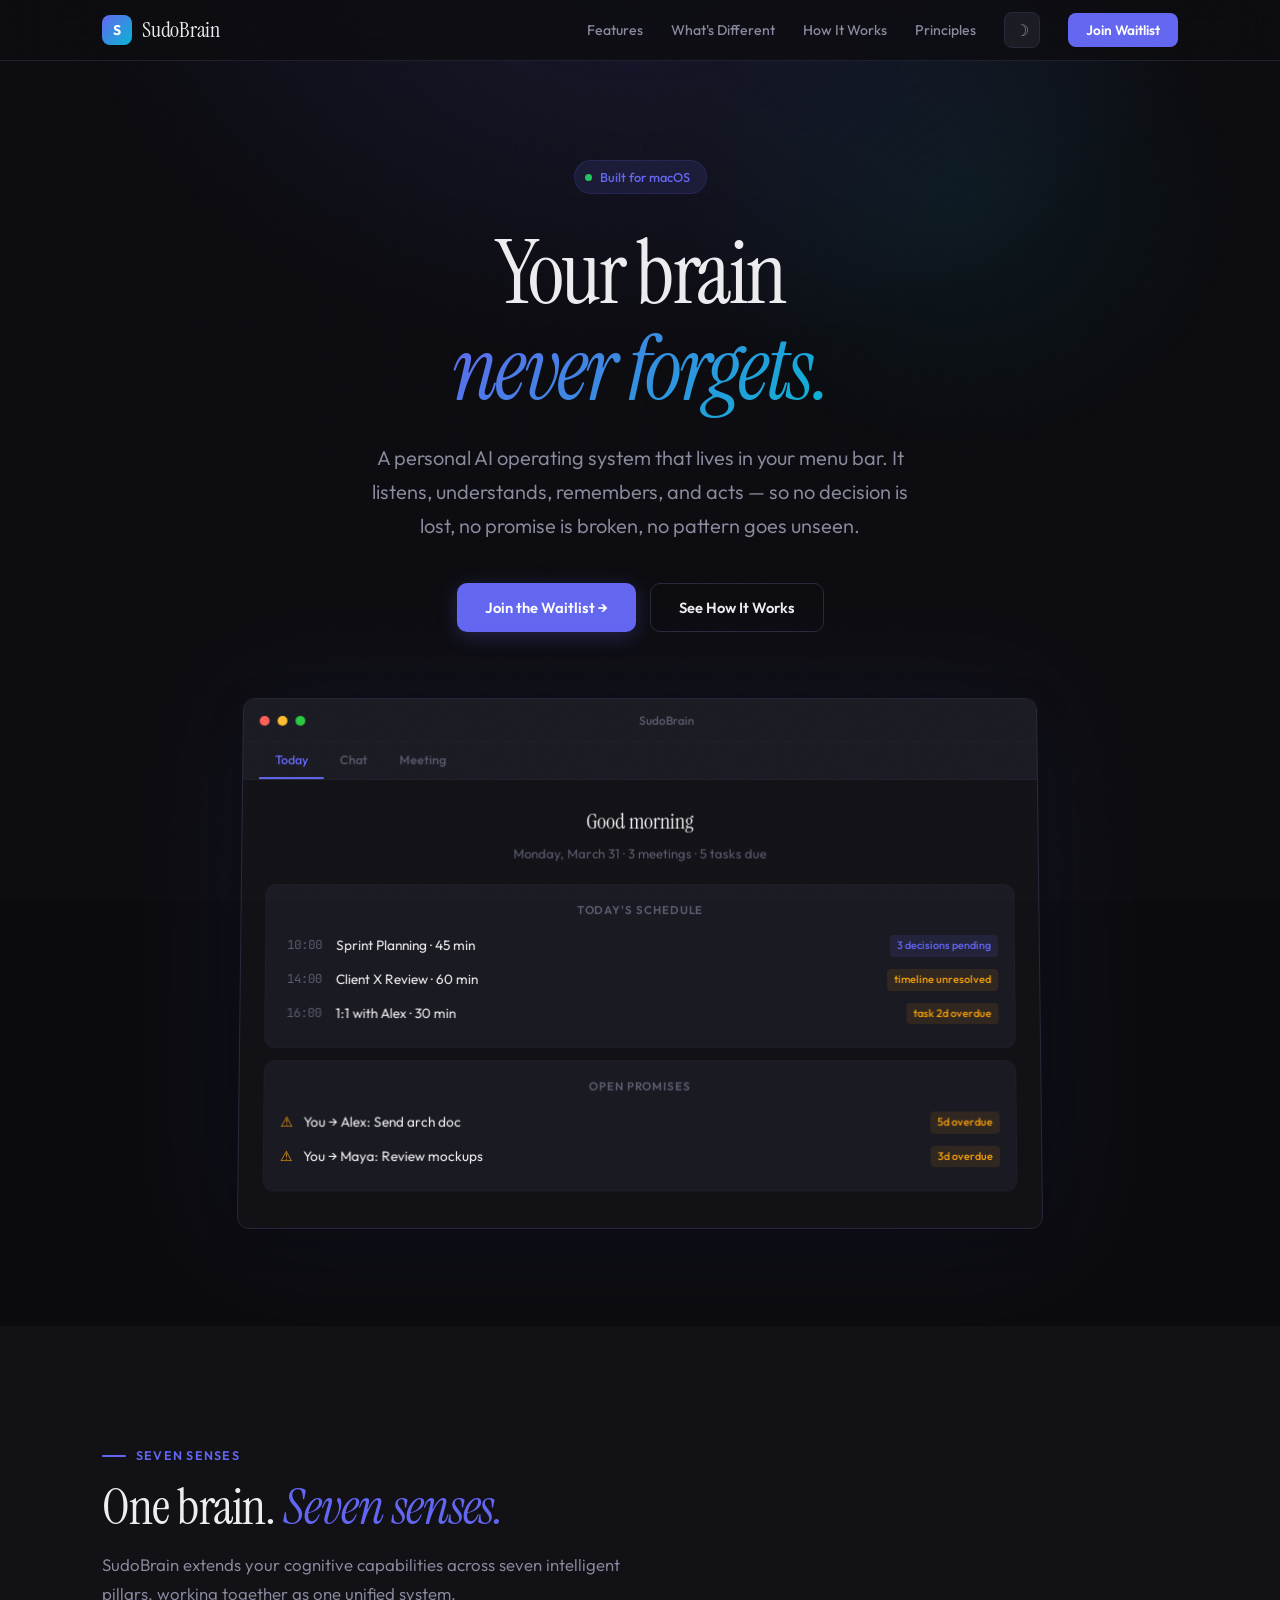
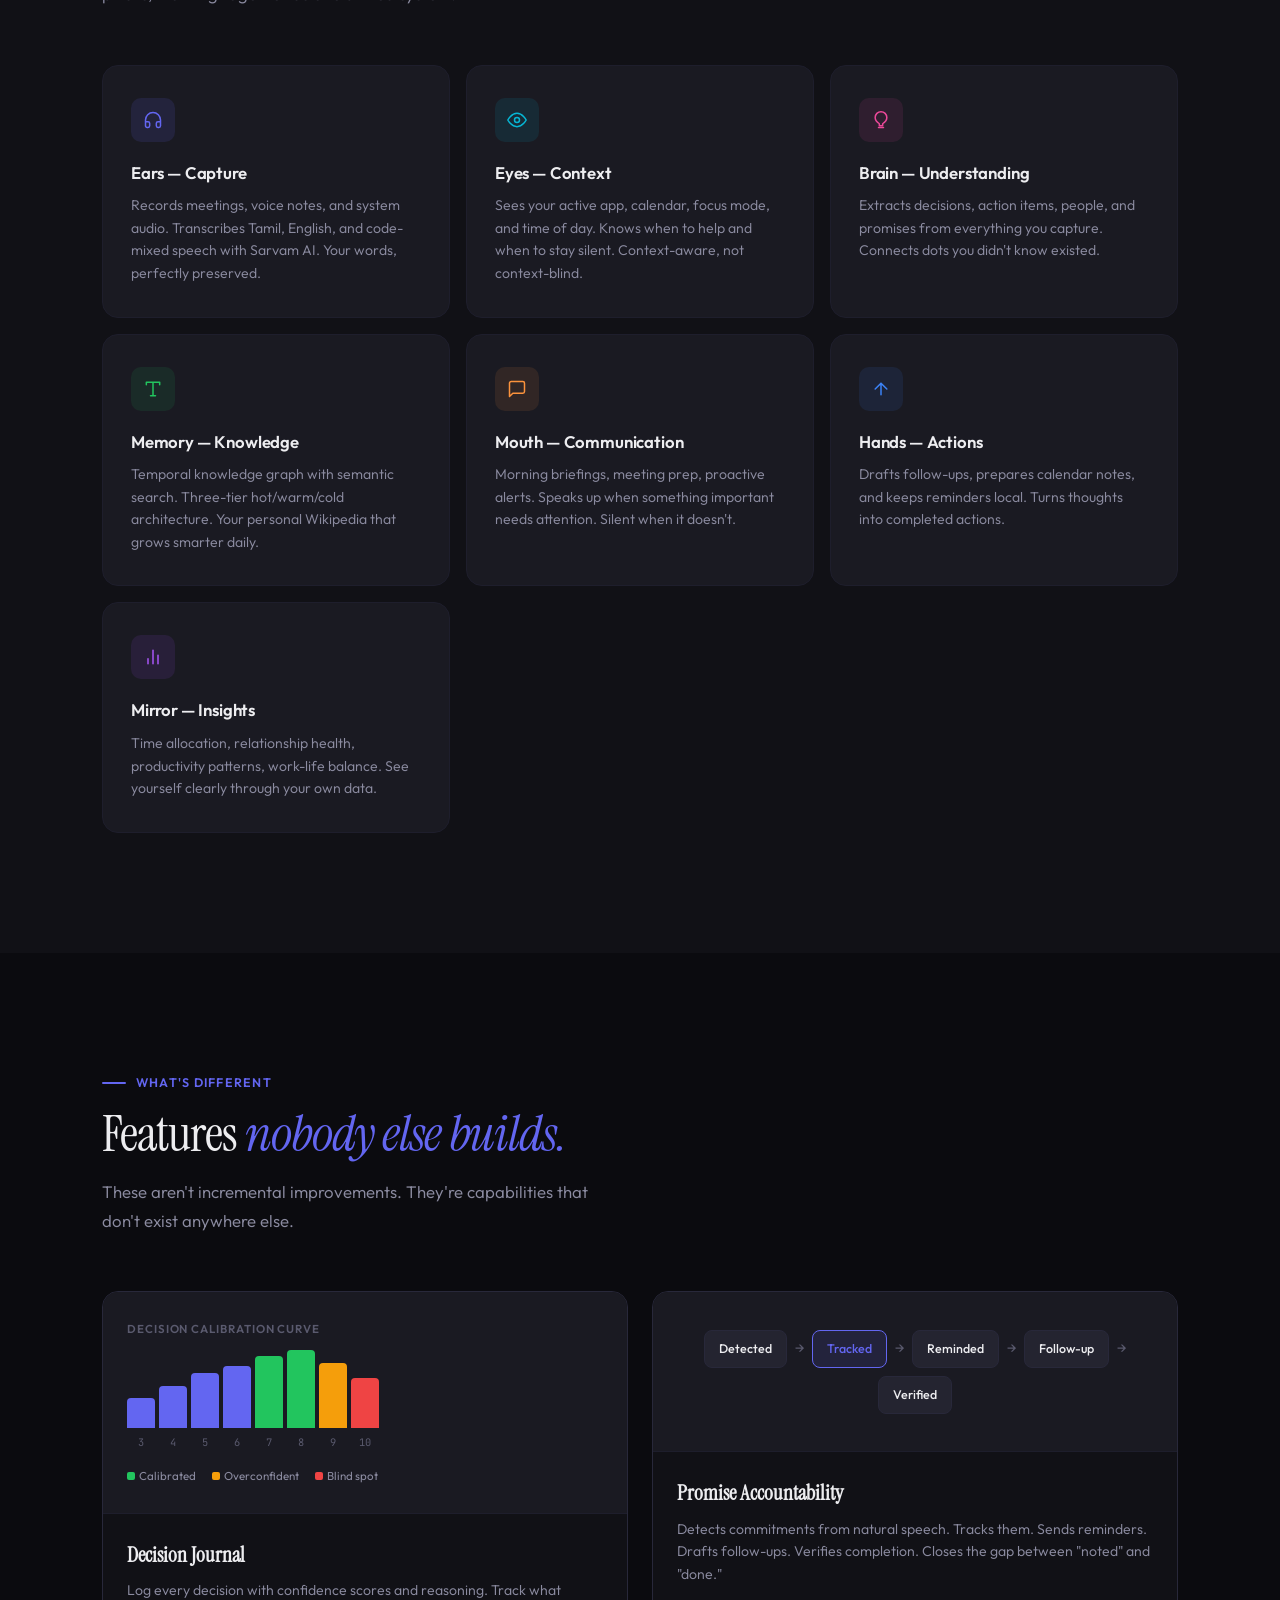
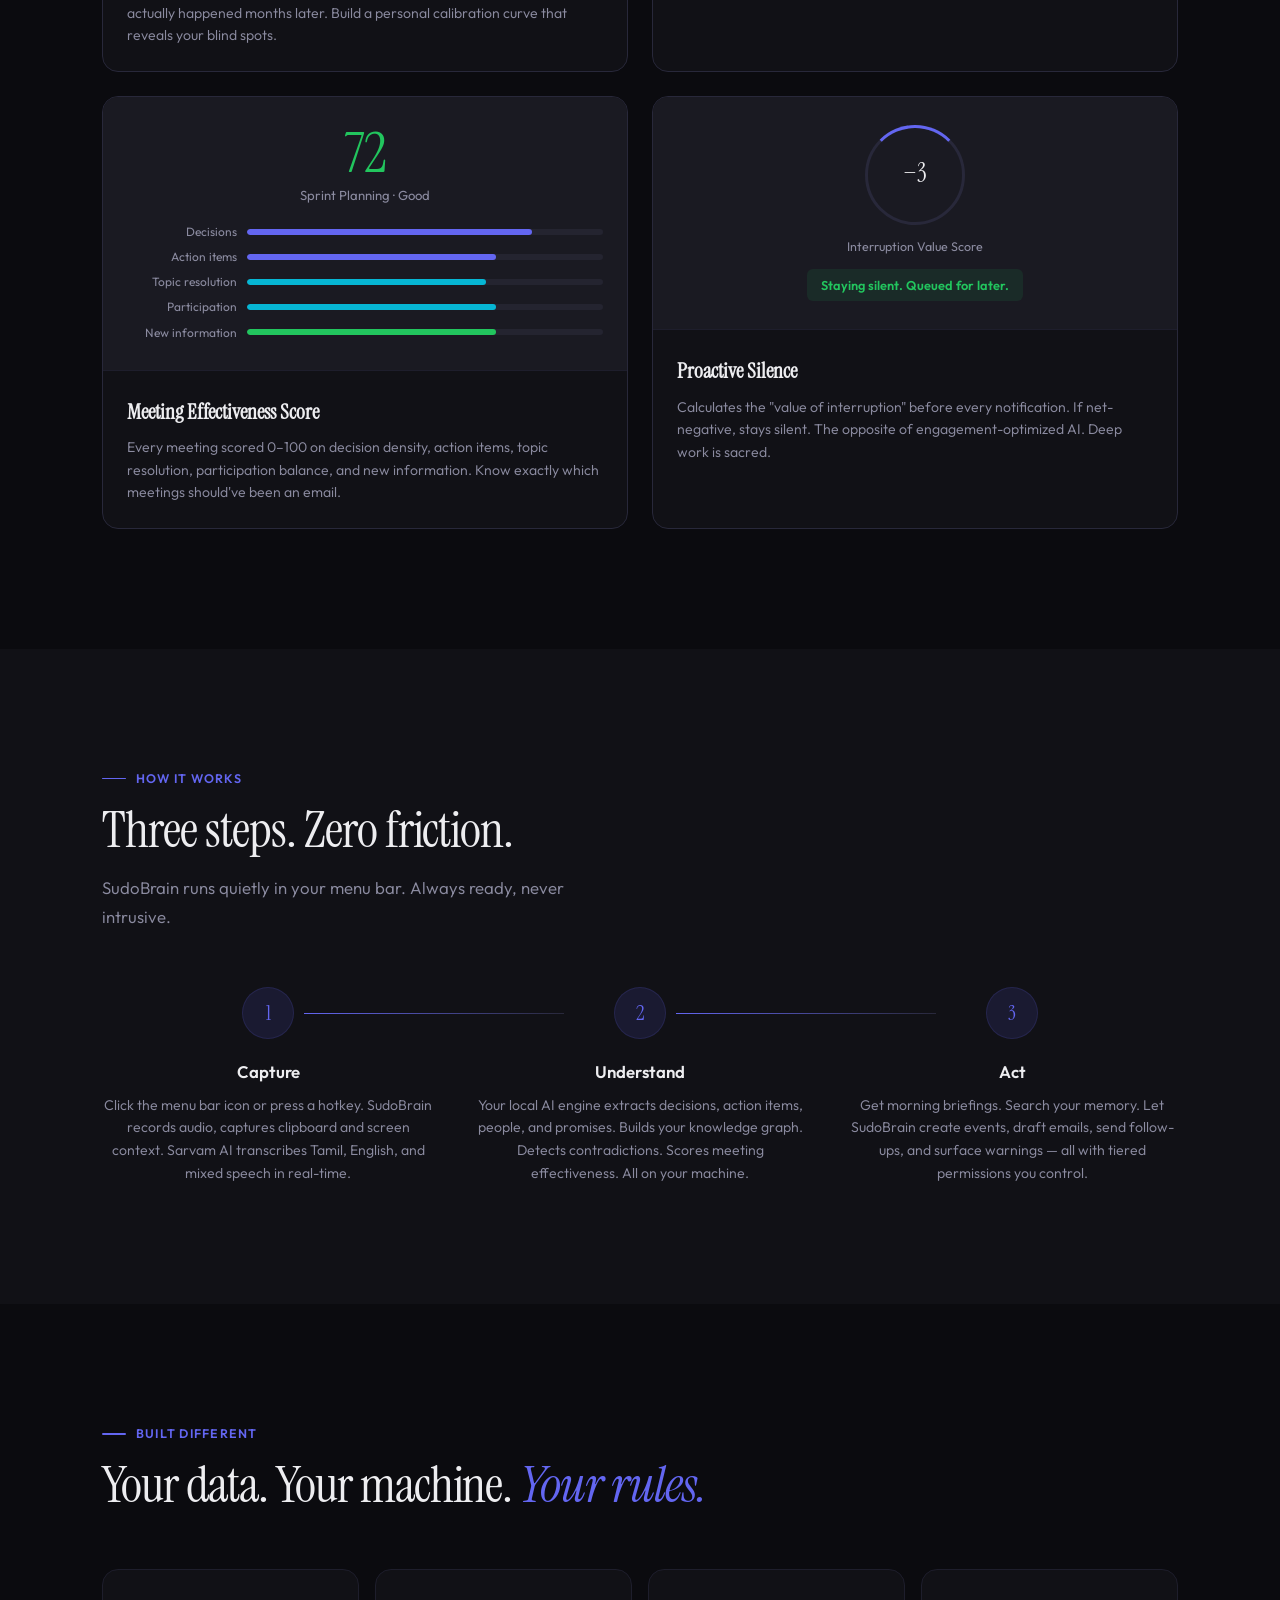
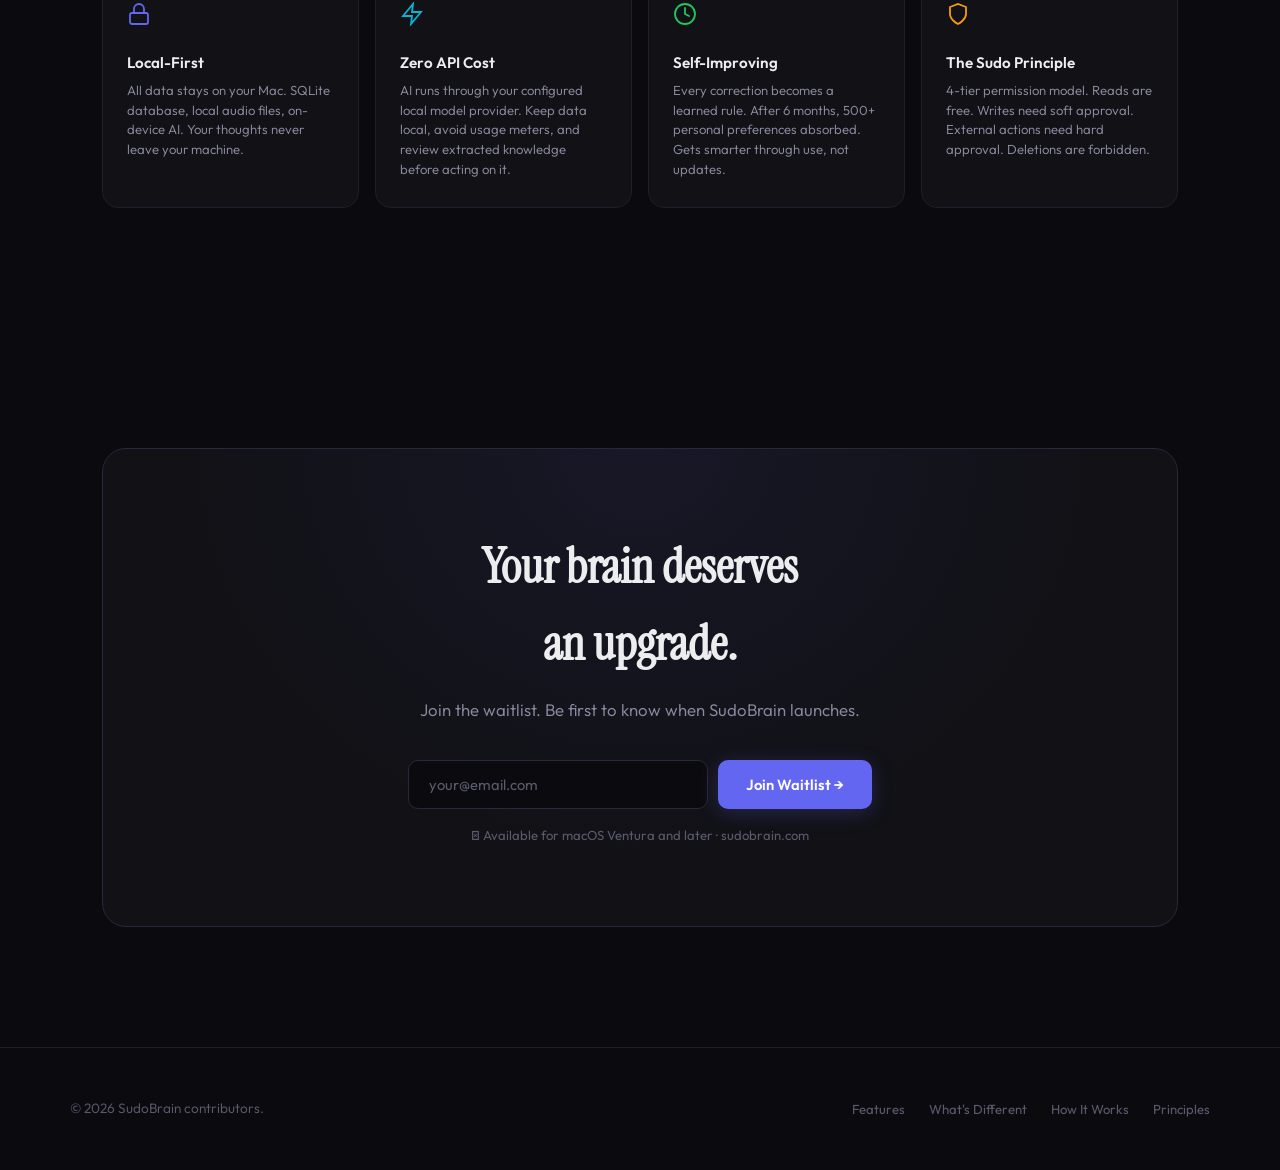
<file: mockups/website-v2.html>
<!DOCTYPE html>
<html lang="en" data-theme="dark">
<head>
<meta charset="UTF-8"/>
<meta name="viewport" content="width=device-width,initial-scale=1.0"/>
<title>SudoBrain — Your Brain Never Forgets</title>
<link rel="preconnect" href="https://fonts.googleapis.com"/>
<link rel="preconnect" href="https://fonts.gstatic.com" crossorigin/>
<link href="https://fonts.googleapis.com/css2?family=Instrument+Serif:ital@0;1&family=Outfit:wght@300;400;500;600;700&family=JetBrains+Mono:wght@400;500&display=swap" rel="stylesheet"/>
<style>
/* ═══════════════════════════════════════════════
   TOKENS — 5-Shade Depth Model
   ═══════════════════════════════════════════════ */
:root {
  --font-display: 'Instrument Serif', Georgia, serif;
  --font-body: 'Outfit', -apple-system, sans-serif;
  --font-mono: 'JetBrains Mono', monospace;
  --radius: 16px;
  --radius-sm: 10px;
  --radius-xs: 6px;
  --max-w: 1140px;
  --ease-out-expo: cubic-bezier(0.16, 1, 0.3, 1);
  --ease-spring: cubic-bezier(0.34, 1.56, 0.64, 1);
  --transition: 0.35s var(--ease-out-expo);
}

[data-theme="dark"] {
  --layer-0: #0B0B0F;
  --layer-1: #111116;
  --layer-2: #1A1A22;
  --layer-3: #242430;
  --layer-4: #30303E;
  --border: #28283A;
  --border-subtle: #1E1E2C;
  --primary: #6366F1;
  --primary-hover: #4F46E5;
  --primary-soft: rgba(99, 102, 241, 0.12);
  --primary-glow: rgba(99, 102, 241, 0.08);
  --accent: #06B6D4;
  --accent-soft: rgba(6, 182, 212, 0.10);
  --success: #22C55E;
  --success-soft: rgba(34, 197, 94, 0.10);
  --warning: #F59E0B;
  --warning-soft: rgba(245, 158, 11, 0.10);
  --error: #EF4444;
  --error-soft: rgba(239, 68, 68, 0.10);
  --text-1: #EDEDF0;
  --text-2: #8B8BA0;
  --text-3: #5A5A6E;
  --nav-bg: rgba(11, 11, 15, 0.82);
  --card-shadow: 0 8px 32px rgba(0,0,0,0.25);
  --glow-hero: radial-gradient(ellipse 70% 50% at 50% -5%, rgba(99,102,241,0.14), transparent 65%),
               radial-gradient(ellipse 40% 35% at 75% 15%, rgba(6,182,212,0.07), transparent 55%);
  --grain-opacity: 0.03;
  --grid-opacity: 0.025;
}

[data-theme="light"] {
  --layer-0: #F8F8FC;
  --layer-1: #FFFFFF;
  --layer-2: #F2F2F8;
  --layer-3: #E8E8F0;
  --layer-4: #FFFFFF;
  --border: #DDDDE8;
  --border-subtle: #E8E8F0;
  --primary: #4F46E5;
  --primary-hover: #4338CA;
  --primary-soft: rgba(79, 70, 229, 0.08);
  --primary-glow: rgba(79, 70, 229, 0.05);
  --accent: #0891B2;
  --accent-soft: rgba(8, 145, 178, 0.07);
  --success: #059669;
  --success-soft: rgba(5, 150, 105, 0.08);
  --warning: #D97706;
  --warning-soft: rgba(217, 119, 6, 0.08);
  --error: #DC2626;
  --error-soft: rgba(220, 38, 38, 0.08);
  --text-1: #151520;
  --text-2: #6B6B80;
  --text-3: #9E9EB0;
  --nav-bg: rgba(248, 248, 252, 0.85);
  --card-shadow: 0 8px 32px rgba(0,0,0,0.06);
  --glow-hero: radial-gradient(ellipse 70% 50% at 50% -5%, rgba(79,70,229,0.06), transparent 65%),
               radial-gradient(ellipse 40% 35% at 75% 15%, rgba(8,145,178,0.04), transparent 55%);
  --grain-opacity: 0.015;
  --grid-opacity: 0.03;
}

/* ═══════ Reset ═══════ */
*,*::before,*::after{margin:0;padding:0;box-sizing:border-box}
html{scroll-behavior:smooth;-webkit-font-smoothing:antialiased}
body{
  font-family:var(--font-body);
  background:var(--layer-0);
  color:var(--text-1);
  line-height:1.6;
  overflow-x:hidden;
  transition:background var(--transition),color var(--transition);
}
a{color:var(--primary);text-decoration:none}
img{max-width:100%;display:block}

/* ═══════ Noise Texture Overlay ═══════ */
body::before{
  content:'';position:fixed;inset:0;pointer-events:none;z-index:9999;
  opacity:var(--grain-opacity);
  background-image:url("data:image/svg+xml,%3Csvg viewBox='0 0 256 256' xmlns='http://www.w3.org/2000/svg'%3E%3Cfilter id='n'%3E%3CfeTurbulence type='fractalNoise' baseFrequency='0.9' numOctaves='4' stitchTiles='stitch'/%3E%3C/filter%3E%3Crect width='100%25' height='100%25' filter='url(%23n)'/%3E%3C/svg%3E");
  background-repeat:repeat;background-size:128px;
}

/* ═══════ Grid Background ═══════ */
body::after{
  content:'';position:fixed;inset:0;pointer-events:none;z-index:0;
  opacity:var(--grid-opacity);
  background-image:
    linear-gradient(var(--primary) 1px, transparent 1px),
    linear-gradient(90deg, var(--primary) 1px, transparent 1px);
  background-size:64px 64px;
  mask-image:radial-gradient(ellipse 60% 50% at 50% 30%, black 20%, transparent 70%);
  -webkit-mask-image:radial-gradient(ellipse 60% 50% at 50% 30%, black 20%, transparent 70%);
  transition:opacity var(--transition);
}

/* ═══════ Utility ═══════ */
.container{max-width:var(--max-w);margin:0 auto;padding:0 32px}
section{position:relative;z-index:1}

/* ═══════ NAV ═══════ */
nav{
  position:fixed;top:0;left:0;right:0;z-index:100;
  background:var(--nav-bg);
  backdrop-filter:blur(24px);-webkit-backdrop-filter:blur(24px);
  border-bottom:1px solid var(--border-subtle);
  transition:background var(--transition),border-color var(--transition);
}
.nav-inner{
  max-width:var(--max-w);margin:0 auto;padding:0 32px;
  height:60px;display:flex;align-items:center;justify-content:space-between;
}
.logo{display:flex;align-items:center;gap:10px;font-family:var(--font-display);font-size:1.35rem;color:var(--text-1);letter-spacing:-0.01em}
.logo-mark{
  width:30px;height:30px;border-radius:8px;
  background:linear-gradient(135deg,var(--primary),var(--accent));
  display:flex;align-items:center;justify-content:center;
  color:#fff;font-family:var(--font-body);font-weight:700;font-size:14px;
}
.nav-links{display:flex;align-items:center;gap:28px;list-style:none}
.nav-links a{color:var(--text-2);font-size:0.88rem;font-weight:450;transition:color var(--transition)}
.nav-links a:hover{color:var(--text-1)}
.nav-cta{
  padding:8px 18px;border-radius:8px;font-size:0.85rem;font-weight:600;
  background:var(--primary);color:#fff;border:none;cursor:pointer;font-family:var(--font-body);
  transition:all var(--transition);
}
.nav-cta:hover{background:var(--primary-hover);transform:translateY(-1px)}

/* Theme Toggle */
.theme-btn{
  width:36px;height:36px;border-radius:8px;border:1px solid var(--border);
  background:var(--layer-2);cursor:pointer;display:flex;align-items:center;justify-content:center;
  font-size:16px;transition:all var(--transition);color:var(--text-2);
}
.theme-btn:hover{background:var(--layer-3);color:var(--text-1)}
[data-theme="dark"] .theme-btn .sun{display:none}
[data-theme="dark"] .theme-btn .moon{display:block}
[data-theme="light"] .theme-btn .sun{display:block}
[data-theme="light"] .theme-btn .moon{display:none}

/* ═══════ HERO ═══════ */
.hero{
  padding:160px 32px 100px;
  text-align:center;
  background:var(--glow-hero);
  min-height:100vh;
  display:flex;align-items:center;
}
.hero .container{width:100%}
.hero-badge{
  display:inline-flex;align-items:center;gap:8px;
  padding:6px 16px 6px 10px;
  background:var(--primary-soft);border:1px solid rgba(99,102,241,0.15);
  border-radius:999px;font-size:0.8rem;font-weight:500;color:var(--primary);
  margin-bottom:32px;
}
.hero-badge .pulse{
  width:7px;height:7px;border-radius:50%;background:var(--success);
  animation:pulse 2.5s ease-in-out infinite;
}
@keyframes pulse{0%,100%{opacity:1;transform:scale(1)}50%{opacity:.4;transform:scale(.8)}}

.hero h1{
  font-family:var(--font-display);
  font-size:clamp(3rem,7vw,5.5rem);
  font-weight:400;line-height:1.08;letter-spacing:-0.03em;
  margin-bottom:24px;
}
.hero h1 em{
  font-style:italic;
  background:linear-gradient(135deg,var(--primary),var(--accent));
  -webkit-background-clip:text;-webkit-text-fill-color:transparent;background-clip:text;
}
.hero-sub{
  font-size:clamp(1.05rem,1.8vw,1.25rem);
  color:var(--text-2);max-width:540px;margin:0 auto 40px;
  font-weight:350;line-height:1.7;
}
.hero-buttons{display:flex;gap:14px;justify-content:center;flex-wrap:wrap}
.btn{
  display:inline-flex;align-items:center;gap:8px;
  padding:14px 28px;border-radius:var(--radius-sm);
  font-size:0.92rem;font-weight:600;font-family:var(--font-body);
  cursor:pointer;transition:all var(--transition);border:none;
}
.btn-primary{
  background:var(--primary);color:#fff;
  box-shadow:0 4px 20px rgba(99,102,241,0.25);
}
.btn-primary:hover{background:var(--primary-hover);transform:translateY(-2px);box-shadow:0 8px 30px rgba(99,102,241,0.3)}
.btn-ghost{
  background:transparent;color:var(--text-1);
  border:1px solid var(--border);
}
.btn-ghost:hover{background:var(--layer-2);transform:translateY(-2px)}

/* ═══════ APP PREVIEW (Hero) ═══════ */
.app-preview{margin-top:64px;perspective:1200px}
.app-frame{
  max-width:800px;margin:0 auto;
  background:var(--layer-1);
  border:1px solid var(--border);
  border-radius:12px;overflow:hidden;
  box-shadow:var(--card-shadow),0 0 120px var(--primary-glow);
  transition:all var(--transition);
  transform:rotateX(2deg);
}
.app-frame:hover{transform:rotateX(0deg)}
.app-chrome{
  display:flex;align-items:center;gap:8px;
  padding:12px 16px;
  background:var(--layer-2);
  border-bottom:1px solid var(--border-subtle);
}
.app-chrome .dot{width:10px;height:10px;border-radius:50%}
.app-chrome .d-r{background:#FF5F57}.app-chrome .d-y{background:#FFBD2E}.app-chrome .d-g{background:#28CA41}
.app-chrome .title{margin-left:auto;margin-right:auto;font-size:0.75rem;color:var(--text-3);font-weight:500}

.app-tabs{
  display:flex;gap:0;border-bottom:1px solid var(--border-subtle);
  background:var(--layer-2);padding:0 16px;
}
.app-tab{
  padding:10px 16px;font-size:0.78rem;font-weight:500;
  color:var(--text-3);cursor:pointer;border-bottom:2px solid transparent;
  transition:all var(--transition);background:none;border-top:none;border-left:none;border-right:none;
  font-family:var(--font-body);
}
.app-tab:hover{color:var(--text-2)}
.app-tab.active{color:var(--primary);border-bottom-color:var(--primary)}

.app-content{padding:24px;min-height:280px}
.app-view{display:none}
.app-view.active{display:block;animation:fadeIn .4s var(--ease-out-expo)}
@keyframes fadeIn{from{opacity:0;transform:translateY(8px)}to{opacity:1;transform:translateY(0)}}

/* Today View */
.today-greeting{font-family:var(--font-display);font-size:1.4rem;margin-bottom:4px}
.today-date{font-size:0.82rem;color:var(--text-3);margin-bottom:20px}
.today-card{
  background:var(--layer-2);border:1px solid var(--border-subtle);
  border-radius:var(--radius-sm);padding:16px;margin-bottom:12px;
}
.today-card-header{font-size:0.72rem;text-transform:uppercase;letter-spacing:0.08em;color:var(--text-3);font-weight:600;margin-bottom:10px}
.today-item{display:flex;align-items:flex-start;gap:10px;padding:6px 0;font-size:0.85rem}
.today-item .time{color:var(--text-3);font-family:var(--font-mono);font-size:0.78rem;min-width:44px}
.today-item .badge{font-size:0.68rem;padding:2px 7px;border-radius:4px;font-weight:500}
.badge-warn{background:var(--warning-soft);color:var(--warning)}
.badge-ok{background:var(--success-soft);color:var(--success)}
.badge-info{background:var(--primary-soft);color:var(--primary)}

/* Chat View */
.chat-msg{margin-bottom:16px;max-width:85%}
.chat-msg.user{margin-left:auto;text-align:right}
.chat-msg .sender{font-size:0.7rem;color:var(--text-3);margin-bottom:4px;font-weight:500;text-transform:uppercase;letter-spacing:0.05em}
.chat-msg .bubble{
  font-size:0.88rem;line-height:1.6;padding:12px 16px;
  border-radius:12px;
}
.chat-msg.user .bubble{background:var(--primary-soft);color:var(--text-1)}
.chat-msg.ai .bubble{background:var(--layer-2);border:1px solid var(--border-subtle);color:var(--text-1)}
.chat-msg .source{font-size:0.72rem;color:var(--primary);margin-top:6px;cursor:pointer}
.confidence{font-size:0.65rem;padding:2px 6px;border-radius:3px;font-weight:600;margin-left:4px}
.conf-high{background:var(--success-soft);color:var(--success)}
.conf-med{background:var(--warning-soft);color:var(--warning)}

/* Meeting View */
.meeting-header{display:flex;justify-content:space-between;align-items:center;margin-bottom:16px}
.meeting-title{font-family:var(--font-display);font-size:1.2rem}
.meeting-score{
  display:flex;align-items:center;gap:6px;
  padding:6px 12px;border-radius:8px;
  background:var(--success-soft);color:var(--success);
  font-size:0.82rem;font-weight:600;
}
.meeting-meta{display:flex;gap:16px;font-size:0.8rem;color:var(--text-3);margin-bottom:16px}
.meeting-section{margin-bottom:16px}
.meeting-section h4{font-size:0.72rem;text-transform:uppercase;letter-spacing:0.08em;color:var(--text-3);font-weight:600;margin-bottom:8px}
.decision-item,.action-item{
  display:flex;align-items:center;gap:8px;
  padding:8px 12px;font-size:0.85rem;
  background:var(--layer-2);border-radius:var(--radius-xs);
  margin-bottom:6px;
}
.decision-check{color:var(--success);font-weight:bold}
.action-circle{width:14px;height:14px;border-radius:50%;border:2px solid var(--border);flex-shrink:0}
.action-assignee{margin-left:auto;font-size:0.75rem;color:var(--text-3)}

/* ═══════ SECTION HEADERS ═══════ */
.sec-label{
  font-size:0.78rem;font-weight:600;text-transform:uppercase;
  letter-spacing:0.1em;color:var(--primary);margin-bottom:12px;
  display:flex;align-items:center;gap:10px;
}
.sec-label::before{content:'';width:24px;height:1.5px;background:var(--primary);border-radius:1px}
.sec-title{
  font-family:var(--font-display);
  font-size:clamp(2rem,4.5vw,3.2rem);
  font-weight:400;line-height:1.12;letter-spacing:-0.02em;
  margin-bottom:16px;
}
.sec-desc{font-size:1.05rem;color:var(--text-2);max-width:520px;line-height:1.7;font-weight:350}

/* ═══════ PILLARS ═══════ */
.pillars{padding:120px 32px;background:var(--layer-1)}
.pillars-grid{display:grid;grid-template-columns:repeat(3,1fr);gap:16px;margin-top:56px}
.pillar{
  background:var(--layer-2);border:1px solid var(--border-subtle);
  border-radius:var(--radius);padding:32px 28px;
  transition:all var(--transition);cursor:default;position:relative;overflow:hidden;
}
.pillar::before{
  content:'';position:absolute;top:0;left:0;right:0;height:2px;
  background:linear-gradient(90deg,transparent,var(--primary),transparent);
  opacity:0;transition:opacity var(--transition);
}
.pillar:hover{
  background:var(--layer-3);border-color:var(--border);
  transform:translateY(-4px);box-shadow:var(--card-shadow);
}
.pillar:hover::before{opacity:1}
.pillar-icon{
  width:44px;height:44px;border-radius:10px;
  display:flex;align-items:center;justify-content:center;
  margin-bottom:18px;font-size:18px;
}
.pillar h3{font-size:1.05rem;font-weight:600;margin-bottom:8px;letter-spacing:-0.01em}
.pillar p{font-size:0.88rem;color:var(--text-2);line-height:1.6;font-weight:350}
.pi-ears{background:var(--primary-soft);color:var(--primary)}
.pi-eyes{background:var(--accent-soft);color:var(--accent)}
.pi-brain{background:rgba(236,72,153,0.10);color:#EC4899}
.pi-memory{background:var(--success-soft);color:var(--success)}
.pi-mouth{background:rgba(251,146,60,0.10);color:#FB923C}
.pi-hands{background:rgba(59,130,246,0.10);color:#3B82F6}
.pi-mirror{background:rgba(168,85,247,0.10);color:#A855F7}

/* Pillar SVG Icons */
.p-icon{width:20px;height:20px;fill:none;stroke:currentColor;stroke-width:1.8;stroke-linecap:round;stroke-linejoin:round}

/* ═══════ BLUE OCEAN ═══════ */
.blue-ocean{padding:120px 32px}
.blue-ocean .sec-title em{font-style:italic;color:var(--primary)}
.bo-grid{display:grid;grid-template-columns:1fr 1fr;gap:24px;margin-top:56px}
.bo-card{
  background:var(--layer-1);border:1px solid var(--border);
  border-radius:var(--radius);overflow:hidden;
  transition:all var(--transition);
}
.bo-card:hover{border-color:var(--primary);box-shadow:0 0 40px var(--primary-glow)}
.bo-visual{
  padding:28px 24px;
  background:var(--layer-2);
  border-bottom:1px solid var(--border-subtle);
  min-height:160px;display:flex;align-items:center;justify-content:center;
}
.bo-text{padding:24px}
.bo-text h3{font-family:var(--font-display);font-size:1.3rem;margin-bottom:8px}
.bo-text p{font-size:0.88rem;color:var(--text-2);line-height:1.6;font-weight:350}

/* Decision Journal Demo */
.dj-bar{display:flex;align-items:flex-end;gap:4px;height:100px}
.dj-col{
  width:28px;border-radius:4px 4px 0 0;
  transition:height .6s var(--ease-out-expo);
}
.dj-label{font-size:0.65rem;color:var(--text-3);text-align:center;margin-top:6px;font-family:var(--font-mono)}
.dj-legend{display:flex;gap:16px;margin-top:16px;font-size:0.72rem;color:var(--text-2)}
.dj-legend span{display:flex;align-items:center;gap:4px}
.dj-legend .dot{width:8px;height:8px;border-radius:2px}

/* Promise Loop Demo */
.pl-flow{display:flex;align-items:center;gap:8px;flex-wrap:wrap;justify-content:center}
.pl-node{
  padding:8px 14px;border-radius:8px;font-size:0.78rem;font-weight:500;
  border:1px solid var(--border);background:var(--layer-3);
  transition:all .4s var(--ease-out-expo);white-space:nowrap;
}
.pl-arrow{color:var(--text-3);font-size:0.9rem}
.pl-node.active{border-color:var(--primary);background:var(--primary-soft);color:var(--primary)}

/* Meeting Score Demo */
.ms-score-big{
  font-family:var(--font-display);font-size:3.5rem;
  text-align:center;line-height:1;
}
.ms-label{text-align:center;font-size:0.82rem;color:var(--text-2);margin-top:4px;margin-bottom:16px}
.ms-bars{display:flex;flex-direction:column;gap:6px}
.ms-bar-row{display:flex;align-items:center;gap:10px;font-size:0.75rem}
.ms-bar-label{width:110px;color:var(--text-2);text-align:right;flex-shrink:0}
.ms-bar-track{flex:1;height:6px;background:var(--layer-3);border-radius:3px;overflow:hidden}
.ms-bar-fill{height:100%;border-radius:3px;transition:width 1s var(--ease-out-expo)}

/* Proactive Silence Demo */
.ps-demo{text-align:center}
.ps-ring{
  width:100px;height:100px;border-radius:50%;
  border:3px solid var(--border);
  display:flex;align-items:center;justify-content:center;
  margin:0 auto 12px;position:relative;
}
.ps-ring::after{
  content:'';position:absolute;inset:-3px;border-radius:50%;
  border:3px solid transparent;border-top-color:var(--primary);
  animation:spin 3s linear infinite;
}
@keyframes spin{to{transform:rotate(360deg)}}
.ps-value{font-family:var(--font-display);font-size:1.6rem}
.ps-label-txt{font-size:0.78rem;color:var(--text-2)}
.ps-verdict{
  margin-top:12px;padding:6px 14px;border-radius:6px;
  font-size:0.8rem;font-weight:600;display:inline-block;
}
.ps-silent{background:var(--success-soft);color:var(--success)}

/* ═══════ HOW IT WORKS ═══════ */
.how{padding:120px 32px;background:var(--layer-1)}
.how-steps{display:grid;grid-template-columns:repeat(3,1fr);gap:40px;margin-top:56px}
.how-step{position:relative;text-align:center}
.how-num{
  width:52px;height:52px;margin:0 auto 20px;
  border-radius:50%;display:flex;align-items:center;justify-content:center;
  font-family:var(--font-display);font-size:1.3rem;
  background:var(--primary-soft);color:var(--primary);
  border:1px solid rgba(99,102,241,0.15);
}
.how-step h3{font-size:1.05rem;font-weight:600;margin-bottom:8px}
.how-step p{font-size:0.88rem;color:var(--text-2);line-height:1.6;font-weight:350}
.how-connector{
  position:absolute;top:26px;left:calc(50% + 36px);width:calc(100% - 72px);
  height:1px;background:linear-gradient(90deg,var(--primary),var(--border));
  display:none;
}
@media(min-width:769px){.how-connector{display:block}}

/* ═══════ PRINCIPLES ═══════ */
.principles{padding:120px 32px}
.pr-grid{display:grid;grid-template-columns:repeat(4,1fr);gap:16px;margin-top:56px}
.pr-card{
  padding:28px 24px;border-radius:var(--radius);
  border:1px solid var(--border-subtle);background:var(--layer-1);
  transition:all var(--transition);
}
.pr-card:hover{border-color:var(--primary);background:var(--layer-2)}
.pr-icon{font-size:1.5rem;margin-bottom:14px}
.pr-card h3{font-size:0.95rem;font-weight:600;margin-bottom:6px}
.pr-card p{font-size:0.82rem;color:var(--text-2);line-height:1.5;font-weight:350}

/* ═══════ CTA ═══════ */
.cta{padding:120px 32px;text-align:center}
.cta-box{
  background:var(--layer-1);border:1px solid var(--border);
  border-radius:24px;padding:80px 48px;position:relative;overflow:hidden;
  transition:all var(--transition);
}
.cta-box::before{
  content:'';position:absolute;inset:0;
  background:radial-gradient(ellipse at 50% 0%, rgba(99,102,241,0.08), transparent 60%);
  pointer-events:none;
}
.cta-box h2{font-family:var(--font-display);font-size:clamp(2rem,4vw,3rem);position:relative;margin-bottom:14px}
.cta-box .sub{color:var(--text-2);font-size:1.05rem;margin-bottom:36px;position:relative;font-weight:350}
.cta-form{display:flex;gap:10px;justify-content:center;flex-wrap:wrap;position:relative}
.cta-form input{
  padding:14px 20px;border-radius:var(--radius-sm);
  border:1px solid var(--border);background:var(--layer-0);color:var(--text-1);
  font-size:0.92rem;font-family:var(--font-body);width:300px;outline:none;
  transition:border-color var(--transition),background var(--transition);
}
.cta-form input:focus{border-color:var(--primary)}
.cta-form input::placeholder{color:var(--text-3)}
.cta-note{margin-top:16px;font-size:0.82rem;color:var(--text-3);position:relative}

/* ═══════ FOOTER ═══════ */
footer{
  position:relative;z-index:1;
  border-top:1px solid var(--border-subtle);
  padding:48px 32px;
  transition:border-color var(--transition);
}
.footer-inner{
  max-width:var(--max-w);margin:0 auto;
  display:flex;justify-content:space-between;align-items:center;
}
.footer-left{font-size:0.85rem;color:var(--text-3);font-weight:350}
.footer-links{display:flex;gap:24px;list-style:none}
.footer-links a{font-size:0.82rem;color:var(--text-3);transition:color var(--transition);font-weight:400}
.footer-links a:hover{color:var(--text-1)}

/* ═══════ SCROLL REVEAL ═══════ */
.reveal{opacity:0;transform:translateY(32px);transition:opacity .7s var(--ease-out-expo),transform .7s var(--ease-out-expo)}
.reveal.visible{opacity:1;transform:translateY(0)}
.reveal-d1{transition-delay:.1s}
.reveal-d2{transition-delay:.2s}
.reveal-d3{transition-delay:.3s}
.reveal-d4{transition-delay:.35s}
.reveal-d5{transition-delay:.4s}
.reveal-d6{transition-delay:.45s}

/* ═══════ RESPONSIVE ═══════ */
@media(max-width:1024px){
  .pillars-grid{grid-template-columns:repeat(2,1fr)}
  .pr-grid{grid-template-columns:repeat(2,1fr)}
}
@media(max-width:768px){
  .pillars-grid,.how-steps,.bo-grid,.pr-grid{grid-template-columns:1fr}
  .hero{padding-top:120px;min-height:auto}
  .hero h1{font-size:2.6rem}
  section{padding:80px 20px}
  .nav-links{display:none}
  .app-frame{transform:none}
  .app-frame:hover{transform:none}
  .footer-inner{flex-direction:column;gap:20px;text-align:center}
  .cta-box{padding:48px 24px}
  .cta-form input{width:100%}
  .bo-grid{gap:16px}
}
</style>
</head>
<body>

<!-- ═══════ NAV ═══════ -->
<nav>
  <div class="nav-inner">
    <div class="logo"><div class="logo-mark">S</div> SudoBrain</div>
    <ul class="nav-links">
      <li><a href="#pillars">Features</a></li>
      <li><a href="#blue-ocean">What's Different</a></li>
      <li><a href="#how">How It Works</a></li>
      <li><a href="#principles">Principles</a></li>
      <li><button class="theme-btn" onclick="toggleTheme()" aria-label="Toggle theme"><span class="sun">&#9728;&#65039;</span><span class="moon">&#9789;</span></button></li>
      <li><button class="nav-cta" onclick="document.getElementById('waitlist').scrollIntoView({behavior:'smooth'})">Join Waitlist</button></li>
    </ul>
  </div>
</nav>

<!-- ═══════ HERO ═══════ -->
<section class="hero">
  <div class="container">
    <div class="hero-badge"><span class="pulse"></span>Built for macOS</div>
    <h1>Your brain<br/><em>never forgets.</em></h1>
    <p class="hero-sub">A personal AI operating system that lives in your menu bar. It listens, understands, remembers, and acts &mdash; so no decision is lost, no promise is broken, no pattern goes unseen.</p>
    <div class="hero-buttons">
      <button class="btn btn-primary" onclick="document.getElementById('waitlist').scrollIntoView({behavior:'smooth'})">Join the Waitlist &rarr;</button>
      <button class="btn btn-ghost" onclick="document.getElementById('how').scrollIntoView({behavior:'smooth'})">See How It Works</button>
    </div>

    <!-- Interactive App Preview -->
    <div class="app-preview">
      <div class="app-frame">
        <div class="app-chrome">
          <div class="dot d-r"></div><div class="dot d-y"></div><div class="dot d-g"></div>
          <span class="title">SudoBrain</span>
        </div>
        <div class="app-tabs">
          <button class="app-tab active" data-view="today">Today</button>
          <button class="app-tab" data-view="chat">Chat</button>
          <button class="app-tab" data-view="meeting">Meeting</button>
        </div>
        <div class="app-content">
          <!-- TODAY VIEW -->
          <div class="app-view active" id="view-today">
            <div class="today-greeting">Good morning</div>
            <div class="today-date">Monday, March 31 &middot; 3 meetings &middot; 5 tasks due</div>
            <div class="today-card">
              <div class="today-card-header">Today's Schedule</div>
              <div class="today-item"><span class="time">10:00</span><span>Sprint Planning &middot; 45 min</span><span class="badge badge-info" style="margin-left:auto">3 decisions pending</span></div>
              <div class="today-item"><span class="time">14:00</span><span>Client X Review &middot; 60 min</span><span class="badge badge-warn" style="margin-left:auto">timeline unresolved</span></div>
              <div class="today-item"><span class="time">16:00</span><span>1:1 with Alex &middot; 30 min</span><span class="badge badge-warn" style="margin-left:auto">task 2d overdue</span></div>
            </div>
            <div class="today-card">
              <div class="today-card-header">Open Promises</div>
              <div class="today-item"><span style="color:var(--warning)">&#9888;</span><span>You &rarr; Alex: Send arch doc</span><span class="badge badge-warn" style="margin-left:auto">5d overdue</span></div>
              <div class="today-item"><span style="color:var(--warning)">&#9888;</span><span>You &rarr; Maya: Review mockups</span><span class="badge badge-warn" style="margin-left:auto">3d overdue</span></div>
            </div>
          </div>

          <!-- CHAT VIEW -->
          <div class="app-view" id="view-chat">
            <div class="chat-msg user">
              <div class="sender">You</div>
              <div class="bubble">What did we decide about the caching strategy?</div>
            </div>
            <div class="chat-msg ai">
              <div class="sender">SudoBrain</div>
              <div class="bubble">In the March 22 architecture review with Alex and Maya, you decided to use <strong>Redis with a 15-min TTL</strong> for API responses. <span class="confidence conf-high">HIGH</span><br/><br/>Alex is implementing it &mdash; due April 5. <span class="confidence conf-high">HIGH</span><br/><br/>He mentioned "most of the schema work is done" in yesterday's standup. <span class="confidence conf-med">MEDIUM</span></div>
              <div class="source">&#128206; Architecture Review, Mar 22 [12:34]</div>
            </div>
          </div>

          <!-- MEETING VIEW -->
          <div class="app-view" id="view-meeting">
            <div class="meeting-header">
              <div class="meeting-title">Sprint Planning</div>
              <div class="meeting-score">&#9733; 72/100</div>
            </div>
            <div class="meeting-meta">
              <span>March 31, 2026</span><span>45 min</span><span>4 participants</span>
            </div>
            <div class="meeting-section">
              <h4>Decisions (3)</h4>
              <div class="decision-item"><span class="decision-check">&#10003;</span> Session timeout policy: 7-day review</div>
              <div class="decision-item"><span class="decision-check">&#10003;</span> Dashboard: Card-based layout (Option B)</div>
              <div class="decision-item"><span class="decision-check">&#10003;</span> Demo date confirmed: April 4</div>
            </div>
            <div class="meeting-section">
              <h4>Action Items (3)</h4>
              <div class="action-item"><span class="action-circle"></span> Review session timeout policy <span class="action-assignee">Alex &middot; Apr 2</span></div>
              <div class="action-item"><span class="action-circle"></span> Finalize mockups Option B <span class="action-assignee">Maya &middot; Apr 2</span></div>
              <div class="action-item"><span class="action-circle"></span> Demo data seeding script <span class="action-assignee">Alex &middot; Apr 3</span></div>
            </div>
          </div>
        </div>
      </div>
    </div>
  </div>
</section>

<!-- ═══════ PILLARS ═══════ -->
<section class="pillars" id="pillars">
  <div class="container">
    <div class="sec-label reveal">Seven Senses</div>
    <h2 class="sec-title reveal">One brain. <em style="font-family:var(--font-display);font-style:italic;color:var(--primary)">Seven senses.</em></h2>
    <p class="sec-desc reveal">SudoBrain extends your cognitive capabilities across seven intelligent pillars, working together as one unified system.</p>

    <div class="pillars-grid">
      <div class="pillar reveal reveal-d1">
        <div class="pillar-icon pi-ears"><svg class="p-icon" viewBox="0 0 24 24"><path d="M3 14h3a2 2 0 0 1 2 2v3a2 2 0 0 1-2 2H5a2 2 0 0 1-2-2v-7a9 9 0 0 1 18 0v7a2 2 0 0 1-2 2h-1a2 2 0 0 1-2-2v-3a2 2 0 0 1 2-2h3"/></svg></div>
        <h3>Ears &mdash; Capture</h3>
        <p>Records meetings, voice notes, and system audio. Transcribes Tamil, English, and code-mixed speech with Sarvam AI. Your words, perfectly preserved.</p>
      </div>
      <div class="pillar reveal reveal-d2">
        <div class="pillar-icon pi-eyes"><svg class="p-icon" viewBox="0 0 24 24"><path d="M1 12s4-8 11-8 11 8 11 8-4 8-11 8-11-8-11-8z"/><circle cx="12" cy="12" r="3"/></svg></div>
        <h3>Eyes &mdash; Context</h3>
        <p>Sees your active app, calendar, focus mode, and time of day. Knows when to help and when to stay silent. Context-aware, not context-blind.</p>
      </div>
      <div class="pillar reveal reveal-d3">
        <div class="pillar-icon pi-brain"><svg class="p-icon" viewBox="0 0 24 24"><path d="M12 2a7 7 0 0 0-7 7c0 3 2 5.5 5 7.5V19h4v-2.5c3-2 5-4.5 5-7.5a7 7 0 0 0-7-7z"/><path d="M9 21h6"/></svg></div>
        <h3>Brain &mdash; Understanding</h3>
        <p>Extracts decisions, action items, people, and promises from everything you capture. Connects dots you didn't know existed.</p>
      </div>
      <div class="pillar reveal reveal-d1">
        <div class="pillar-icon pi-memory"><svg class="p-icon" viewBox="0 0 24 24"><path d="M4 7V4h16v3M9 20h6M12 4v16"/></svg></div>
        <h3>Memory &mdash; Knowledge</h3>
        <p>Temporal knowledge graph with semantic search. Three-tier hot/warm/cold architecture. Your personal Wikipedia that grows smarter daily.</p>
      </div>
      <div class="pillar reveal reveal-d2">
        <div class="pillar-icon pi-mouth"><svg class="p-icon" viewBox="0 0 24 24"><path d="M21 15a2 2 0 0 1-2 2H7l-4 4V5a2 2 0 0 1 2-2h14a2 2 0 0 1 2 2z"/></svg></div>
        <h3>Mouth &mdash; Communication</h3>
        <p>Morning briefings, meeting prep, proactive alerts. Speaks up when something important needs attention. Silent when it doesn't.</p>
      </div>
      <div class="pillar reveal reveal-d3">
        <div class="pillar-icon pi-hands"><svg class="p-icon" viewBox="0 0 24 24"><path d="M12 19V5M5 12l7-7 7 7"/></svg></div>
        <h3>Hands &mdash; Actions</h3>
        <p>Drafts follow-ups, prepares calendar notes, and keeps reminders local. Turns thoughts into completed actions.</p>
      </div>
      <div class="pillar reveal reveal-d1">
        <div class="pillar-icon pi-mirror"><svg class="p-icon" viewBox="0 0 24 24"><path d="M18 20V10M12 20V4M6 20v-6"/></svg></div>
        <h3>Mirror &mdash; Insights</h3>
        <p>Time allocation, relationship health, productivity patterns, work-life balance. See yourself clearly through your own data.</p>
      </div>
    </div>
  </div>
</section>

<!-- ═══════ BLUE OCEAN ═══════ -->
<section class="blue-ocean" id="blue-ocean">
  <div class="container">
    <div class="sec-label reveal">What's Different</div>
    <h2 class="sec-title reveal">Features <em>nobody else builds.</em></h2>
    <p class="sec-desc reveal">These aren't incremental improvements. They're capabilities that don't exist anywhere else.</p>

    <div class="bo-grid">
      <!-- Decision Journal -->
      <div class="bo-card reveal reveal-d1">
        <div class="bo-visual">
          <div style="width:100%">
            <div style="font-size:0.72rem;color:var(--text-3);margin-bottom:12px;text-transform:uppercase;letter-spacing:0.08em;font-weight:600">Decision Calibration Curve</div>
            <div class="dj-bar" id="dj-chart">
              <div style="text-align:center"><div class="dj-col" style="height:30px;background:var(--primary)"></div><div class="dj-label">3</div></div>
              <div style="text-align:center"><div class="dj-col" style="height:42px;background:var(--primary)"></div><div class="dj-label">4</div></div>
              <div style="text-align:center"><div class="dj-col" style="height:55px;background:var(--primary)"></div><div class="dj-label">5</div></div>
              <div style="text-align:center"><div class="dj-col" style="height:62px;background:var(--primary)"></div><div class="dj-label">6</div></div>
              <div style="text-align:center"><div class="dj-col" style="height:72px;background:var(--success)"></div><div class="dj-label">7</div></div>
              <div style="text-align:center"><div class="dj-col" style="height:78px;background:var(--success)"></div><div class="dj-label">8</div></div>
              <div style="text-align:center"><div class="dj-col" style="height:65px;background:var(--warning)"></div><div class="dj-label">9</div></div>
              <div style="text-align:center"><div class="dj-col" style="height:50px;background:var(--error)"></div><div class="dj-label">10</div></div>
            </div>
            <div class="dj-legend">
              <span><div class="dot" style="background:var(--success)"></div> Calibrated</span>
              <span><div class="dot" style="background:var(--warning)"></div> Overconfident</span>
              <span><div class="dot" style="background:var(--error)"></div> Blind spot</span>
            </div>
          </div>
        </div>
        <div class="bo-text">
          <h3>Decision Journal</h3>
          <p>Log every decision with confidence scores and reasoning. Track what actually happened months later. Build a personal calibration curve that reveals your blind spots.</p>
        </div>
      </div>

      <!-- Promise Accountability -->
      <div class="bo-card reveal reveal-d2">
        <div class="bo-visual">
          <div class="pl-flow" id="promise-flow">
            <div class="pl-node active">Detected</div>
            <div class="pl-arrow">&rarr;</div>
            <div class="pl-node">Tracked</div>
            <div class="pl-arrow">&rarr;</div>
            <div class="pl-node">Reminded</div>
            <div class="pl-arrow">&rarr;</div>
            <div class="pl-node">Follow-up</div>
            <div class="pl-arrow">&rarr;</div>
            <div class="pl-node">Verified</div>
          </div>
        </div>
        <div class="bo-text">
          <h3>Promise Accountability</h3>
          <p>Detects commitments from natural speech. Tracks them. Sends reminders. Drafts follow-ups. Verifies completion. Closes the gap between "noted" and "done."</p>
        </div>
      </div>

      <!-- Meeting Effectiveness -->
      <div class="bo-card reveal reveal-d1">
        <div class="bo-visual">
          <div style="width:100%">
            <div class="ms-score-big" style="color:var(--success)">72</div>
            <div class="ms-label">Sprint Planning &middot; Good</div>
            <div class="ms-bars">
              <div class="ms-bar-row"><span class="ms-bar-label">Decisions</span><div class="ms-bar-track"><div class="ms-bar-fill" style="width:80%;background:var(--primary)"></div></div></div>
              <div class="ms-bar-row"><span class="ms-bar-label">Action items</span><div class="ms-bar-track"><div class="ms-bar-fill" style="width:70%;background:var(--primary)"></div></div></div>
              <div class="ms-bar-row"><span class="ms-bar-label">Topic resolution</span><div class="ms-bar-track"><div class="ms-bar-fill" style="width:67%;background:var(--accent)"></div></div></div>
              <div class="ms-bar-row"><span class="ms-bar-label">Participation</span><div class="ms-bar-track"><div class="ms-bar-fill" style="width:70%;background:var(--accent)"></div></div></div>
              <div class="ms-bar-row"><span class="ms-bar-label">New information</span><div class="ms-bar-track"><div class="ms-bar-fill" style="width:70%;background:var(--success)"></div></div></div>
            </div>
          </div>
        </div>
        <div class="bo-text">
          <h3>Meeting Effectiveness Score</h3>
          <p>Every meeting scored 0&ndash;100 on decision density, action items, topic resolution, participation balance, and new information. Know exactly which meetings should've been an email.</p>
        </div>
      </div>

      <!-- Proactive Silence -->
      <div class="bo-card reveal reveal-d2">
        <div class="bo-visual">
          <div class="ps-demo">
            <div class="ps-ring"><span class="ps-value">&minus;3</span></div>
            <div class="ps-label-txt">Interruption Value Score</div>
            <div class="ps-verdict ps-silent">Staying silent. Queued for later.</div>
          </div>
        </div>
        <div class="bo-text">
          <h3>Proactive Silence</h3>
          <p>Calculates the "value of interruption" before every notification. If net-negative, stays silent. The opposite of engagement-optimized AI. Deep work is sacred.</p>
        </div>
      </div>
    </div>
  </div>
</section>

<!-- ═══════ HOW IT WORKS ═══════ -->
<section class="how" id="how">
  <div class="container">
    <div class="sec-label reveal">How It Works</div>
    <h2 class="sec-title reveal">Three steps. Zero friction.</h2>
    <p class="sec-desc reveal">SudoBrain runs quietly in your menu bar. Always ready, never intrusive.</p>

    <div class="how-steps">
      <div class="how-step reveal reveal-d1">
        <div class="how-num">1</div>
        <h3>Capture</h3>
        <p>Click the menu bar icon or press a hotkey. SudoBrain records audio, captures clipboard and screen context. Sarvam AI transcribes Tamil, English, and mixed speech in real-time.</p>
        <div class="how-connector"></div>
      </div>
      <div class="how-step reveal reveal-d2">
        <div class="how-num">2</div>
        <h3>Understand</h3>
        <p>Your local AI engine extracts decisions, action items, people, and promises. Builds your knowledge graph. Detects contradictions. Scores meeting effectiveness. All on your machine.</p>
        <div class="how-connector"></div>
      </div>
      <div class="how-step reveal reveal-d3">
        <div class="how-num">3</div>
        <h3>Act</h3>
        <p>Get morning briefings. Search your memory. Let SudoBrain create events, draft emails, send follow-ups, and surface warnings &mdash; all with tiered permissions you control.</p>
      </div>
    </div>
  </div>
</section>

<!-- ═══════ PRINCIPLES ═══════ -->
<section class="principles" id="principles">
  <div class="container">
    <div class="sec-label reveal">Built Different</div>
    <h2 class="sec-title reveal">Your data. Your machine. <em style="font-family:var(--font-display);font-style:italic;color:var(--primary)">Your rules.</em></h2>

    <div class="pr-grid">
      <div class="pr-card reveal reveal-d1">
        <div class="pr-icon">
          <svg width="24" height="24" fill="none" stroke="var(--primary)" stroke-width="1.8" stroke-linecap="round"><rect x="3" y="11" width="18" height="11" rx="2"/><path d="M7 11V7a5 5 0 0 1 10 0v4"/></svg>
        </div>
        <h3>Local-First</h3>
        <p>All data stays on your Mac. SQLite database, local audio files, on-device AI. Your thoughts never leave your machine.</p>
      </div>
      <div class="pr-card reveal reveal-d2">
        <div class="pr-icon">
          <svg width="24" height="24" fill="none" stroke="var(--accent)" stroke-width="1.8" stroke-linecap="round"><polygon points="13 2 3 14 12 14 11 22 21 10 12 10"/></svg>
        </div>
        <h3>Zero API Cost</h3>
        <p>AI runs through your configured local model provider. Keep data local, avoid usage meters, and review extracted knowledge before acting on it.</p>
      </div>
      <div class="pr-card reveal reveal-d3">
        <div class="pr-icon">
          <svg width="24" height="24" fill="none" stroke="var(--success)" stroke-width="1.8" stroke-linecap="round"><path d="M12 22c5.523 0 10-4.477 10-10S17.523 2 12 2 2 6.477 2 12s4.477 10 10 10z"/><path d="M12 6v6l4 2"/></svg>
        </div>
        <h3>Self-Improving</h3>
        <p>Every correction becomes a learned rule. After 6 months, 500+ personal preferences absorbed. Gets smarter through use, not updates.</p>
      </div>
      <div class="pr-card reveal reveal-d4">
        <div class="pr-icon">
          <svg width="24" height="24" fill="none" stroke="var(--warning)" stroke-width="1.8" stroke-linecap="round"><path d="M12 22s8-4 8-10V5l-8-3-8 3v7c0 6 8 10 8 10z"/></svg>
        </div>
        <h3>The Sudo Principle</h3>
        <p>4-tier permission model. Reads are free. Writes need soft approval. External actions need hard approval. Deletions are forbidden.</p>
      </div>
    </div>
  </div>
</section>

<!-- ═══════ CTA ═══════ -->
<section class="cta" id="waitlist">
  <div class="container">
    <div class="cta-box">
      <h2>Your brain deserves<br/>an upgrade.</h2>
      <p class="sub">Join the waitlist. Be first to know when SudoBrain launches.</p>
      <div class="cta-form">
        <input type="email" placeholder="your@email.com"/>
        <button class="btn btn-primary">Join Waitlist &rarr;</button>
      </div>
      <p class="cta-note">&#63743; Available for macOS Ventura and later &middot; sudobrain.com</p>
    </div>
  </div>
</section>

<!-- ═══════ FOOTER ═══════ -->
<footer>
  <div class="footer-inner">
    <div class="footer-left">&copy; 2026 SudoBrain contributors.</div>
    <ul class="footer-links">
      <li><a href="#pillars">Features</a></li>
      <li><a href="#blue-ocean">What's Different</a></li>
      <li><a href="#how">How It Works</a></li>
      <li><a href="#principles">Principles</a></li>
    </ul>
  </div>
</footer>

<!-- ═══════ SCRIPTS ═══════ -->
<script>
// Theme
function toggleTheme(){
  const h=document.documentElement;
  const n=h.getAttribute('data-theme')==='dark'?'light':'dark';
  h.setAttribute('data-theme',n);
  localStorage.setItem('sb-theme',n);
}
const saved=localStorage.getItem('sb-theme');
if(saved)document.documentElement.setAttribute('data-theme',saved);

// Scroll Reveal
const obs=new IntersectionObserver((entries)=>{
  entries.forEach(e=>{if(e.isIntersecting)e.target.classList.add('visible')});
},{threshold:0.12,rootMargin:'0px 0px -40px 0px'});
document.querySelectorAll('.reveal').forEach(el=>obs.observe(el));

// App Tab Switching
document.querySelectorAll('.app-tab').forEach(tab=>{
  tab.addEventListener('click',()=>{
    document.querySelectorAll('.app-tab').forEach(t=>t.classList.remove('active'));
    document.querySelectorAll('.app-view').forEach(v=>v.classList.remove('active'));
    tab.classList.add('active');
    document.getElementById('view-'+tab.dataset.view).classList.add('active');
  });
});

// Promise Flow Animation
let promiseStep=0;
setInterval(()=>{
  const nodes=document.querySelectorAll('#promise-flow .pl-node');
  nodes.forEach(n=>n.classList.remove('active'));
  nodes[promiseStep].classList.add('active');
  promiseStep=(promiseStep+1)%nodes.length;
},1200);

// Animate meeting score bars on scroll
const msObs=new IntersectionObserver((entries)=>{
  entries.forEach(e=>{
    if(e.isIntersecting){
      e.target.querySelectorAll('.ms-bar-fill').forEach(bar=>{
        bar.style.width=bar.style.width; // trigger reflow
      });
    }
  });
},{threshold:0.3});
document.querySelectorAll('.ms-bars').forEach(el=>msObs.observe(el));
</script>

</body>
</html>
</file>
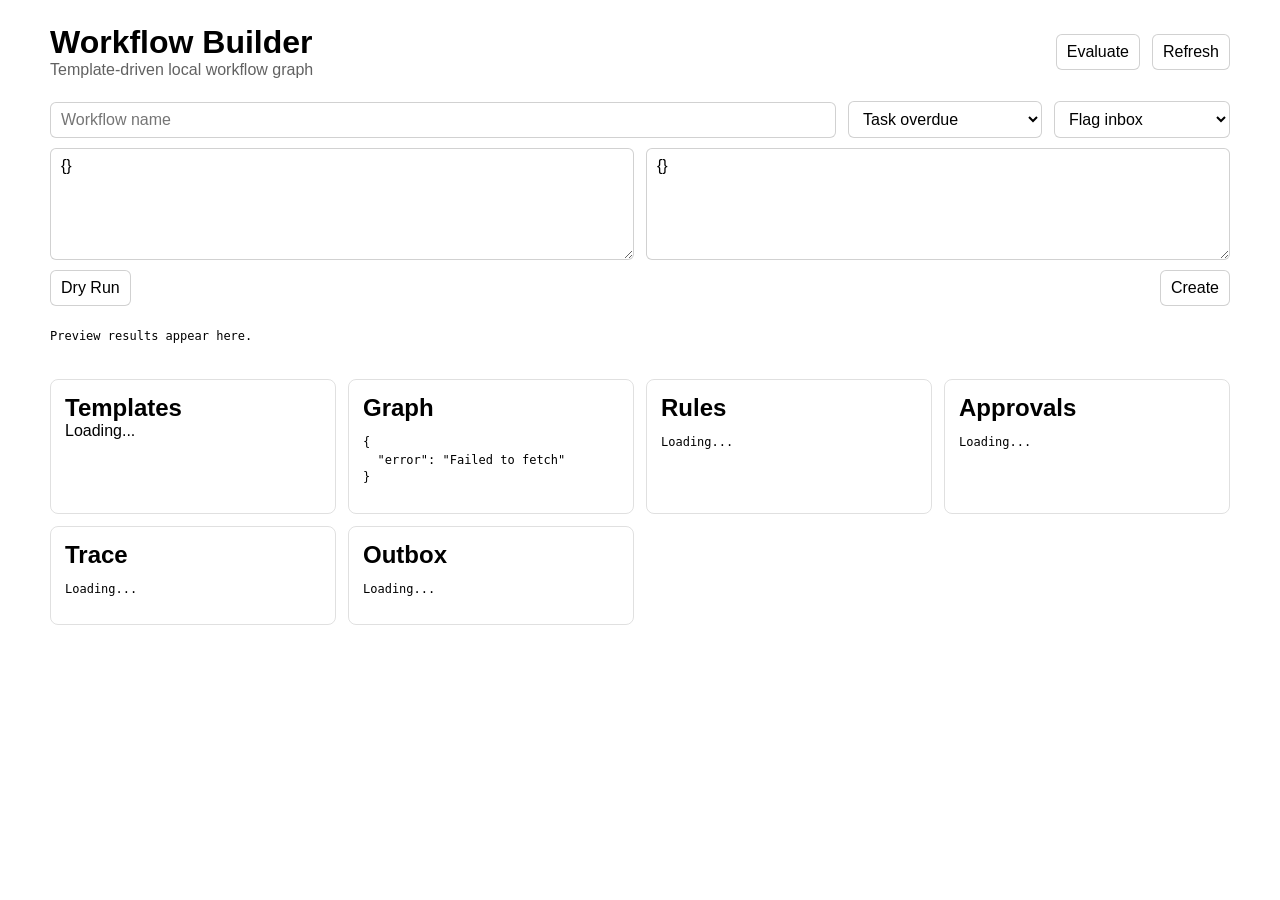
<file: web-companion/workflow-builder.html>
<!doctype html>
<html lang="en">
<head>
  <meta charset="utf-8">
  <meta name="viewport" content="width=device-width, initial-scale=1">
  <title>SudoBrain Workflow Builder</title>
  <link rel="stylesheet" href="./styles.css">
</head>
<body>
  <main>
    <header>
      <div>
        <h1>Workflow Builder</h1>
        <p>Template-driven local workflow graph</p>
      </div>
      <nav>
        <button id="evaluate">Evaluate</button>
        <button id="refresh">Refresh</button>
      </nav>
    </header>

    <section class="chat-panel">
      <div class="row">
        <input id="name" placeholder="Workflow name">
        <select id="trigger" aria-label="Trigger">
          <option value="task_overdue">Task overdue</option>
          <option value="promise_due_soon">Promise due soon</option>
          <option value="no_interaction">No interaction</option>
          <option value="unassigned_task">Unassigned task</option>
          <option value="recording_processed">Recording processed</option>
          <option value="stale_decision">Stale decision</option>
          <option value="project_risk">Project risk</option>
        </select>
        <select id="action" aria-label="Action">
          <option value="flag_inbox">Flag inbox</option>
          <option value="notify">Notify</option>
          <option value="create_reminder">Create reminder</option>
          <option value="webhook">Webhook approval</option>
        </select>
      </div>
      <div class="row">
        <textarea id="condition" aria-label="Condition JSON">{}</textarea>
        <textarea id="params" aria-label="Action JSON">{}</textarea>
      </div>
      <div class="row">
        <button id="dryRun">Dry Run</button>
        <button id="create">Create</button>
      </div>
      <pre id="preview">Preview results appear here.</pre>
    </section>

    <section class="grid">
      <article>
        <h2>Templates</h2>
        <div id="templates">Loading...</div>
      </article>
      <article>
        <h2>Graph</h2>
        <pre id="graph">Loading...</pre>
      </article>
      <article>
        <h2>Rules</h2>
        <pre id="rules">Loading...</pre>
      </article>
      <article>
        <h2>Approvals</h2>
        <pre id="approvals">Loading...</pre>
      </article>
      <article>
        <h2>Trace</h2>
        <pre id="trace">Loading...</pre>
      </article>
      <article>
        <h2>Outbox</h2>
        <pre id="outbox">Loading...</pre>
      </article>
    </section>
  </main>
  <script>
    const api = "http://127.0.0.1:8420";
    async function getJson(path) {
      const response = await fetch(`${api}${path}`);
      if (!response.ok) throw new Error(`${response.status} ${response.statusText}`);
      return response.json();
    }
    async function postJson(path, payload = {}) {
      const response = await fetch(`${api}${path}`, {
        method: "POST",
        headers: { "Content-Type": "application/json" },
        body: JSON.stringify(payload)
      });
      if (!response.ok) throw new Error(`${response.status} ${response.statusText}`);
      return response.json();
    }
    function render(id, value) {
      document.getElementById(id).textContent = JSON.stringify(value, null, 2);
    }
    function parseField(id) {
      try {
        return JSON.parse(document.getElementById(id).value || "{}");
      } catch (error) {
        render("preview", { error: `${id}: ${error.message}` });
        throw error;
      }
    }
    function draftPayload() {
      return {
        name: document.getElementById("name").value.trim() || "Workflow",
        trigger_type: document.getElementById("trigger").value,
        action_type: document.getElementById("action").value,
        condition: parseField("condition"),
        action_params: parseField("params")
      };
    }
    function applyTemplate(template) {
      document.getElementById("name").value = template.name || "";
      document.getElementById("trigger").value = template.trigger_type || "task_overdue";
      document.getElementById("action").value = template.action_type || "flag_inbox";
      document.getElementById("condition").value = JSON.stringify(template.condition || {}, null, 2);
      document.getElementById("params").value = JSON.stringify(template.action_params || {}, null, 2);
      dryRun();
    }
    function renderTemplates(templates) {
      const target = document.getElementById("templates");
      target.innerHTML = "";
      templates.forEach(template => {
        const row = document.createElement("div");
        row.className = "row template-row";
        const label = document.createElement("span");
        label.textContent = template.name || "Template";
        const button = document.createElement("button");
        button.textContent = "Apply";
        button.addEventListener("click", () => applyTemplate(template));
        row.append(label, button);
        target.append(row);
      });
      if (!templates.length) target.textContent = "No templates.";
    }
    async function refresh() {
      try {
        const [graph, rules, approvals, trace, outbox] = await Promise.all([
          getJson("/workflows/graph"),
          getJson("/workflows"),
          getJson("/workflows/approvals"),
          getJson("/workflows/trace?limit=50"),
          getJson("/workflows/outbox?limit=50")
        ]);
        renderTemplates(graph.templates || []);
        render("graph", { nodes: graph.nodes, edges: graph.edges });
        render("rules", rules);
        render("approvals", approvals);
        render("trace", trace);
        render("outbox", outbox);
      } catch (error) {
        render("graph", { error: error.message });
      }
    }
    async function dryRun() {
      try {
        render("preview", await postJson("/workflows/dry-run", draftPayload()));
      } catch (error) {
        render("preview", { error: error.message });
      }
    }
    async function createWorkflow() {
      try {
        render("preview", await postJson("/workflows", draftPayload()));
        await refresh();
      } catch (error) {
        render("preview", { error: error.message });
      }
    }
    async function evaluate() {
      try {
        render("preview", await postJson("/workflows/evaluate"));
        await refresh();
      } catch (error) {
        render("preview", { error: error.message });
      }
    }
    document.getElementById("refresh").addEventListener("click", refresh);
    document.getElementById("dryRun").addEventListener("click", dryRun);
    document.getElementById("create").addEventListener("click", createWorkflow);
    document.getElementById("evaluate").addEventListener("click", evaluate);
    refresh();
  </script>
</body>
</html>
</file>
<file: web-companion/styles.css>
:root {
  color-scheme: light dark;
  font-family: -apple-system, BlinkMacSystemFont, "Segoe UI", sans-serif;
  background: Canvas;
  color: CanvasText;
}

body {
  margin: 0;
}

main {
  max-width: 1180px;
  margin: 0 auto;
  padding: 24px;
}

header,
.toolbar,
.row,
nav {
  display: flex;
  gap: 12px;
  align-items: center;
  justify-content: space-between;
}

h1,
h2,
p {
  margin: 0;
}

p {
  color: color-mix(in srgb, CanvasText 62%, transparent);
}

button,
input,
select,
textarea,
a {
  font: inherit;
  border: 1px solid color-mix(in srgb, CanvasText 18%, transparent);
  border-radius: 6px;
  padding: 8px 10px;
  background: Canvas;
  color: CanvasText;
}

a {
  text-decoration: none;
}

input {
  flex: 1;
}

textarea {
  box-sizing: border-box;
  min-height: 112px;
  resize: vertical;
  width: 100%;
}

.toolbar,
.quick-capture,
.chat-panel,
.actions {
  margin: 22px 0;
}

.quick-capture,
.chat-panel,
.actions {
  display: grid;
  gap: 10px;
}

.grid {
  display: grid;
  grid-template-columns: repeat(auto-fit, minmax(260px, 1fr));
  gap: 12px;
}

article {
  border: 1px solid color-mix(in srgb, CanvasText 12%, transparent);
  border-radius: 8px;
  padding: 14px;
}

pre {
  overflow: auto;
  white-space: pre-wrap;
  font-size: 12px;
  line-height: 1.45;
}

.answer {
  min-height: 120px;
  border: 1px solid color-mix(in srgb, CanvasText 12%, transparent);
  border-radius: 8px;
  padding: 14px;
  white-space: pre-wrap;
}

.template-row {
  border-bottom: 1px solid color-mix(in srgb, CanvasText 10%, transparent);
  padding: 8px 0;
}

.template-row:last-child {
  border-bottom: 0;
}

@media (max-width: 720px) {
  header,
  .toolbar,
  .row,
  nav {
    align-items: stretch;
    flex-direction: column;
  }

  main {
    padding: 16px;
  }
}
</file>
